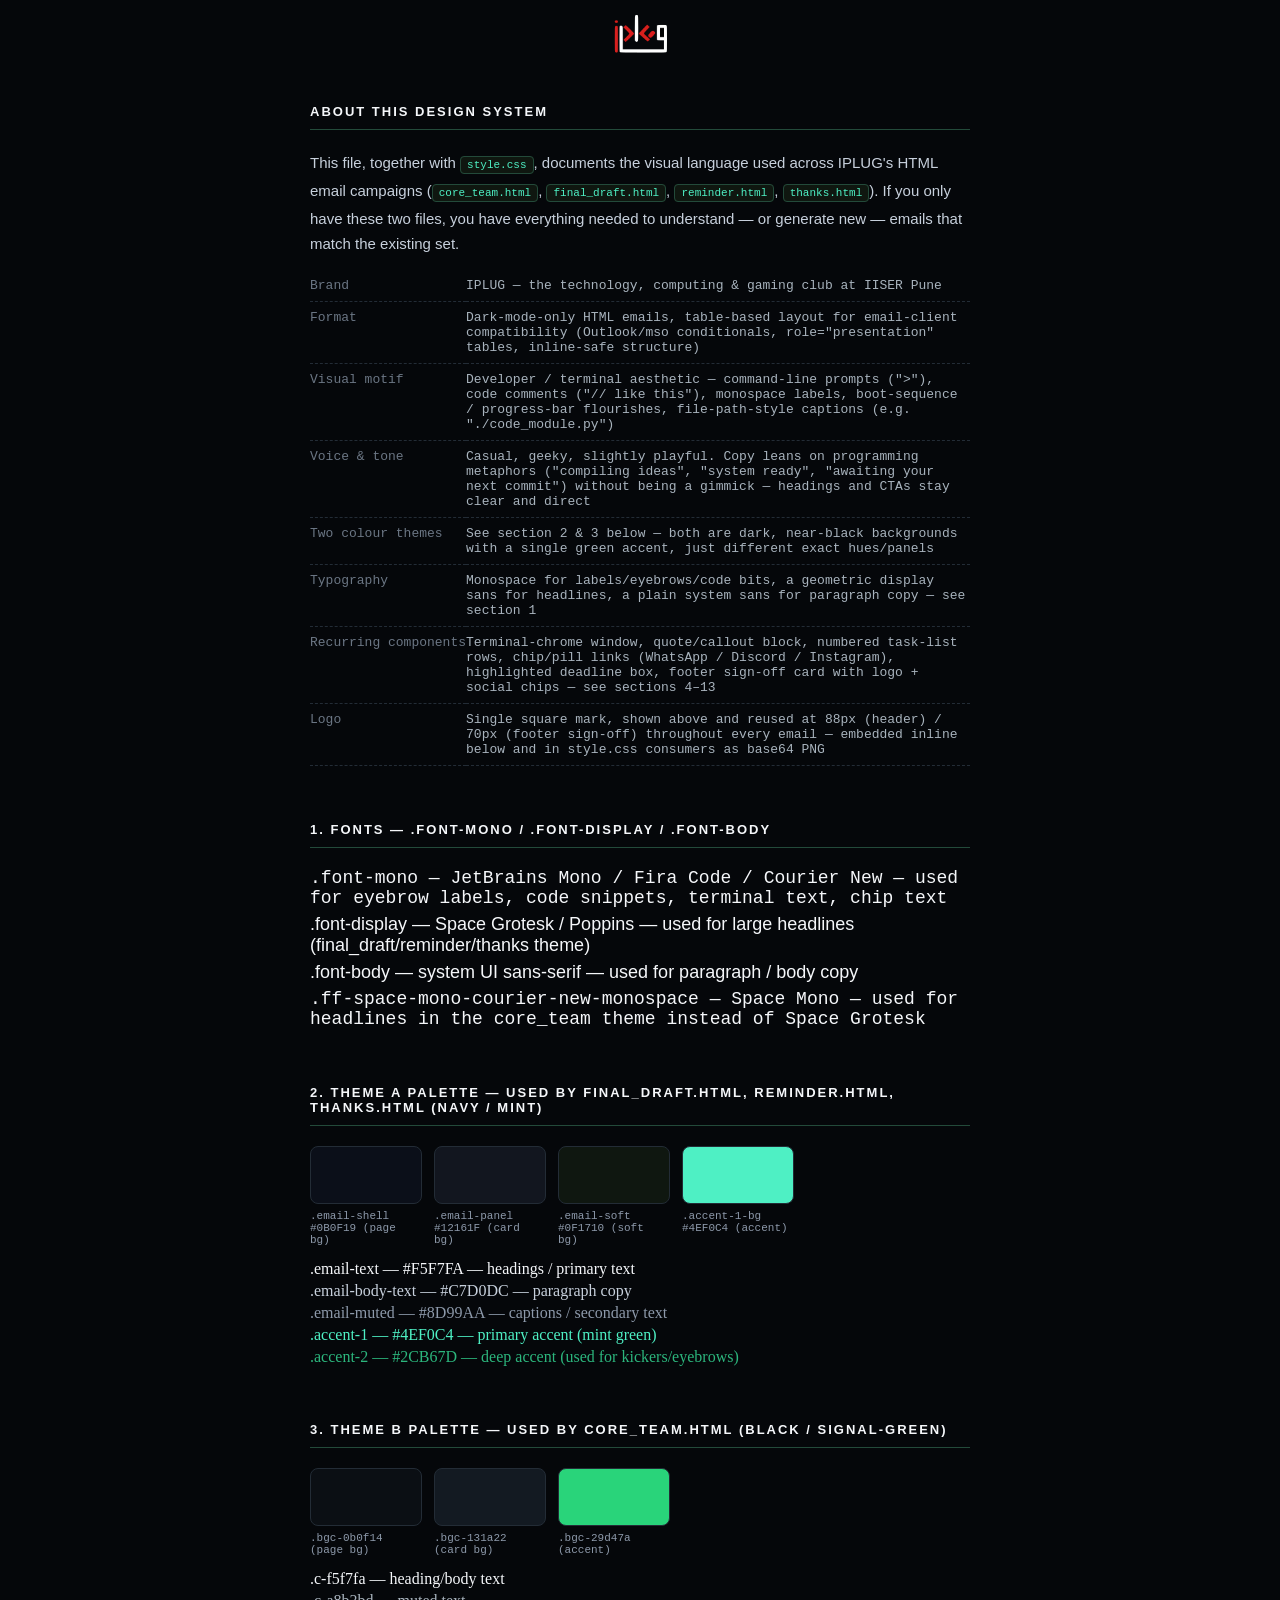
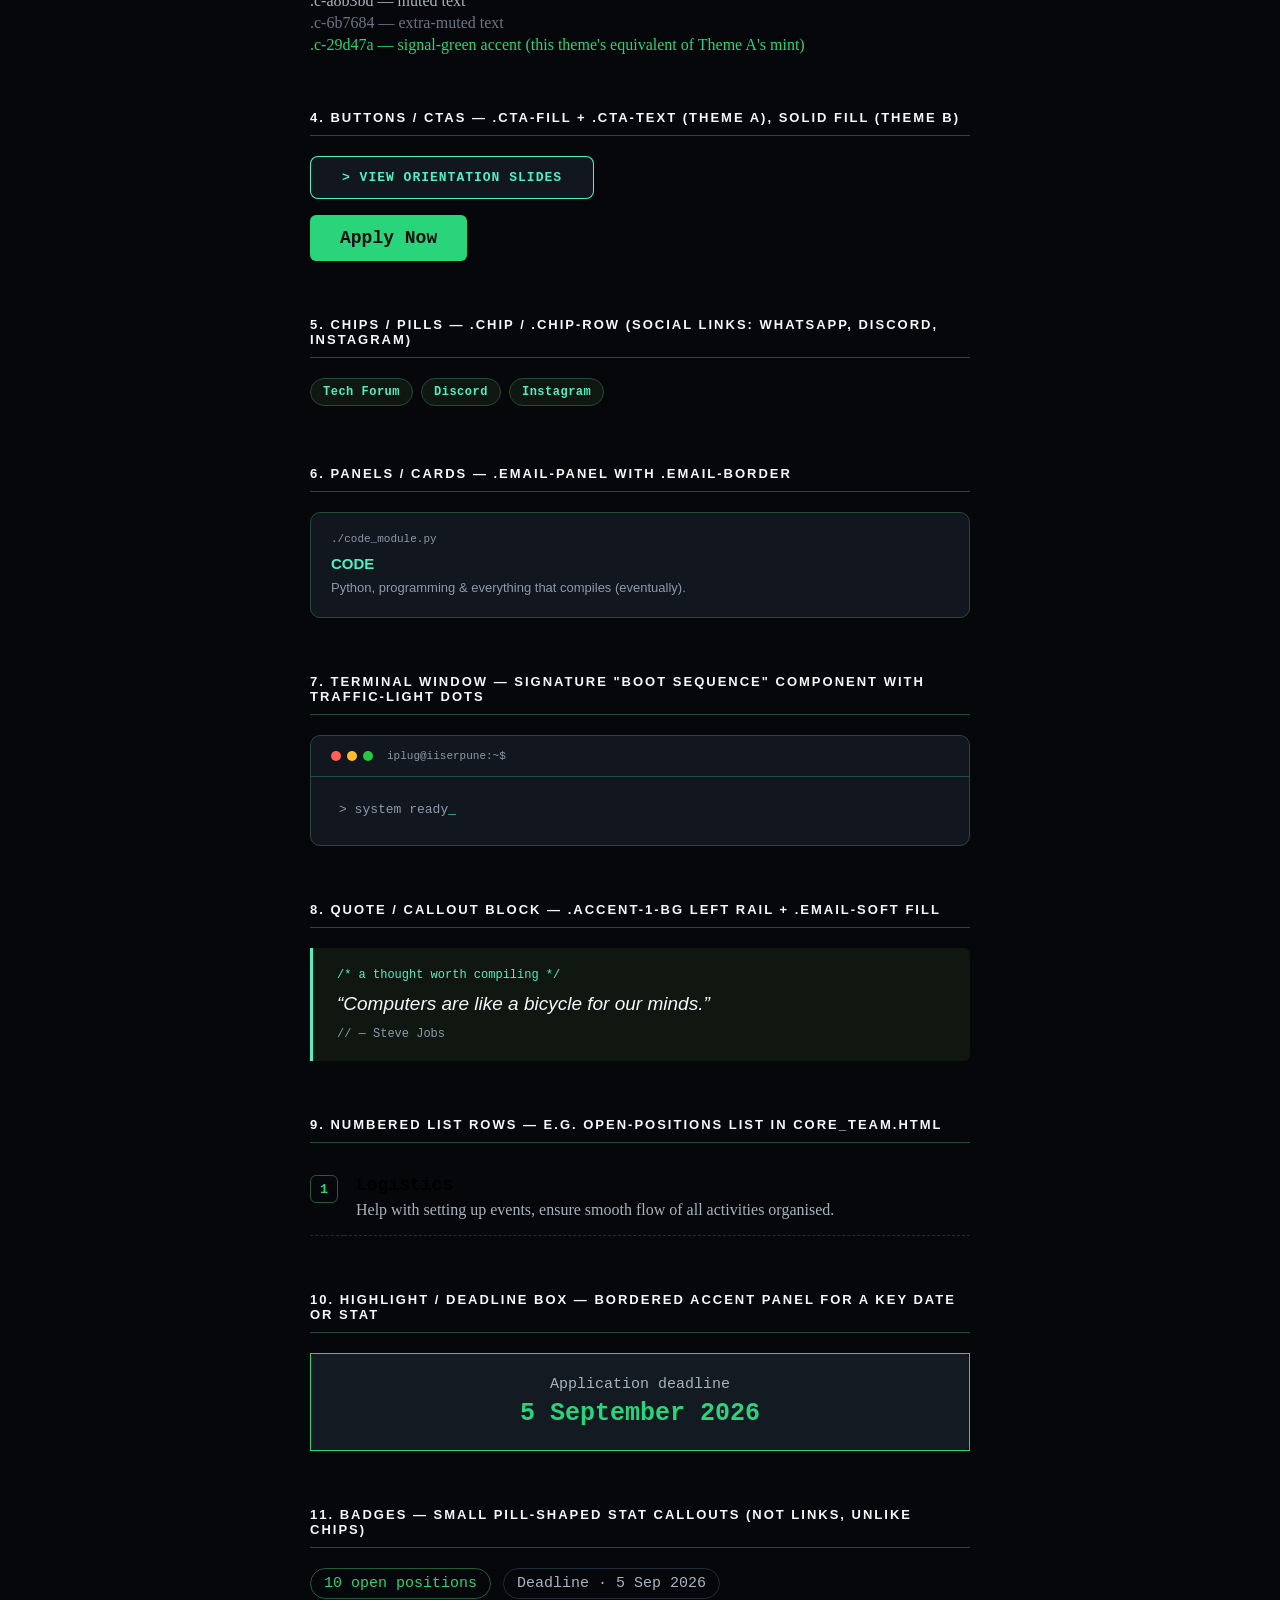
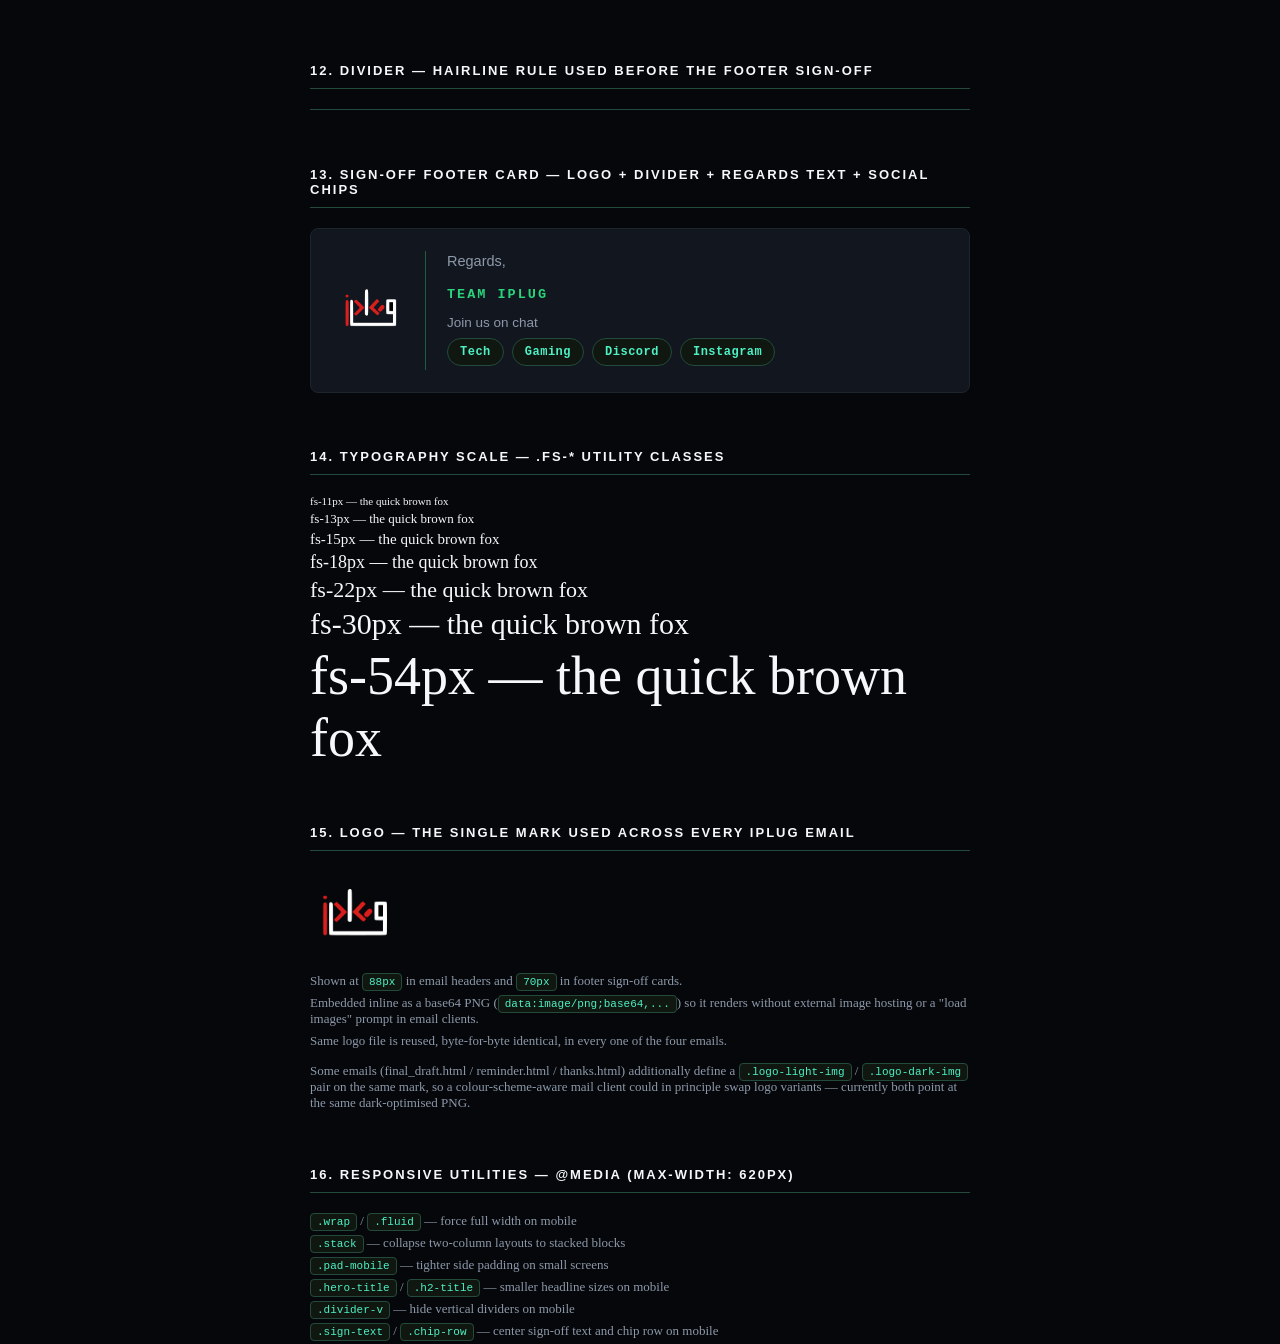
<file: 00_sample.html>
<!DOCTYPE html>
<html lang="en">
<head>
<meta charset="UTF-8">
<meta name="viewport" content="width=device-width, initial-scale=1.0">
<title>IPLUG — Email Design System (style.css reference)</title>
<link href="style.css" rel="stylesheet">
<style>
  /* page-only chrome for this style-guide (not part of style.css) */
  body.guide { background:#05070a; padding:40px 16px; }
  .guide-section { max-width:660px; margin:0 auto 56px; }
  .guide-section h3 { font-family:'Space Grotesk','Poppins','Segoe UI',Helvetica,Arial,sans-serif; color:#f5f7fa; font-size:13px; text-transform:uppercase; letter-spacing:2px; border-bottom:1px solid #234A3A; padding-bottom:10px; margin:0 0 20px; }
  .guide-row { display:flex; flex-wrap:wrap; gap:14px; align-items:flex-start; margin-bottom:14px; }
  .swatch { width:110px; }
  .swatch-box { width:100%; height:56px; border-radius:8px; border:1px solid #232c36; }
  .swatch-label { font-family:'JetBrains Mono',monospace; font-size:11px; color:#8D99AA; margin-top:6px; }
  code.tag { font-family:'JetBrains Mono',monospace; font-size:11px; color:#4EF0C4; background:#0F1710; border:1px solid #234A3A; border-radius:4px; padding:2px 6px; }
  .lede { font-family:-apple-system,BlinkMacSystemFont,'Segoe UI',Helvetica,Arial,sans-serif; color:#C7D0DC; font-size:15px; line-height:25px; }
  .meta-table td { padding:8px 0; border-bottom:1px dashed #232c36; font-family:'JetBrains Mono',monospace; font-size:13px; color:#a8b3bd; vertical-align:top; }
  .meta-table td:first-child { color:#6b7684; width:150px; white-space:nowrap; }
</style>
</head>
<body class="guide">

<!-- ============================================================
     0. WHAT THIS FILE IS — read this first
     ============================================================ -->
<div class="guide-section">
  <div style="text-align:center; margin-bottom:28px;">
    <img src="[data-uri]" width="72" height="72" alt="IPLUG logo" style="display:inline-block; border-radius:12px;">
  </div>
  <h3>About this design system</h3>
  <p class="lede" style="margin-bottom:14px;">
    This file, together with <code class="tag">style.css</code>, documents the visual language used across
    IPLUG's HTML email campaigns (<code class="tag">core_team.html</code>, <code class="tag">final_draft.html</code>,
    <code class="tag">reminder.html</code>, <code class="tag">thanks.html</code>). If you only have these two files,
    you have everything needed to understand — or generate new — emails that match the existing set.
  </p>
  <table class="meta-table" width="100%" cellpadding="0" cellspacing="0">
    <tr><td>Brand</td><td>IPLUG — the technology, computing &amp; gaming club at IISER Pune</td></tr>
    <tr><td>Format</td><td>Dark-mode-only HTML emails, table-based layout for email-client compatibility (Outlook/mso conditionals, role="presentation" tables, inline-safe structure)</td></tr>
    <tr><td>Visual motif</td><td>Developer / terminal aesthetic — command-line prompts ("&gt;"), code comments ("// like this"), monospace labels, boot-sequence / progress-bar flourishes, file-path-style captions (e.g. "./code_module.py")</td></tr>
    <tr><td>Voice &amp; tone</td><td>Casual, geeky, slightly playful. Copy leans on programming metaphors ("compiling ideas", "system ready", "awaiting your next commit") without being a gimmick — headings and CTAs stay clear and direct</td></tr>
    <tr><td>Two colour themes</td><td>See section 2 &amp; 3 below — both are dark, near-black backgrounds with a single green accent, just different exact hues/panels</td></tr>
    <tr><td>Typography</td><td>Monospace for labels/eyebrows/code bits, a geometric display sans for headlines, a plain system sans for paragraph copy — see section 1</td></tr>
    <tr><td>Recurring components</td><td>Terminal-chrome window, quote/callout block, numbered task-list rows, chip/pill links (WhatsApp / Discord / Instagram), highlighted deadline box, footer sign-off card with logo + social chips — see sections 4–13</td></tr>
    <tr><td>Logo</td><td>Single square mark, shown above and reused at 88px (header) / 70px (footer sign-off) throughout every email — embedded inline below and in style.css consumers as base64 PNG</td></tr>
  </table>
</div>

<!-- ============================================================
     1. TYPOGRAPHY
     ============================================================ -->
<div class="guide-section">
  <h3>1. Fonts — .font-mono / .font-display / .font-body</h3>
  <p class="font-mono c-f5f7fa fs-18px" style="margin-bottom:6px;">.font-mono — JetBrains Mono / Fira Code / Courier New — used for eyebrow labels, code snippets, terminal text, chip text</p>
  <p class="font-display c-f5f7fa fs-18px" style="margin-bottom:6px;">.font-display — Space Grotesk / Poppins — used for large headlines (final_draft/reminder/thanks theme)</p>
  <p class="font-body c-f5f7fa fs-18px">.font-body — system UI sans-serif — used for paragraph / body copy</p>
  <p class="ff-space-mono-courier-new-monospace c-f5f7fa fs-18px" style="margin-top:6px;">.ff-space-mono-courier-new-monospace — Space Mono — used for headlines in the core_team theme instead of Space Grotesk</p>
</div>

<!-- ============================================================
     2 & 3. COLOUR THEMES
     ============================================================ -->
<div class="guide-section">
  <h3>2. Theme A palette — used by final_draft.html, reminder.html, thanks.html (navy / mint)</h3>
  <div class="guide-row">
    <div class="swatch"><div class="swatch-box email-shell"></div><div class="swatch-label">.email-shell #0B0F19 (page bg)</div></div>
    <div class="swatch"><div class="swatch-box email-panel"></div><div class="swatch-label">.email-panel #12161F (card bg)</div></div>
    <div class="swatch"><div class="swatch-box email-soft"></div><div class="swatch-label">.email-soft #0F1710 (soft bg)</div></div>
    <div class="swatch"><div class="swatch-box accent-1-bg"></div><div class="swatch-label">.accent-1-bg #4EF0C4 (accent)</div></div>
  </div>
  <p class="email-text fs-16px" style="margin-bottom:4px;">.email-text — #F5F7FA — headings / primary text</p>
  <p class="email-body-text fs-16px" style="margin-bottom:4px;">.email-body-text — #C7D0DC — paragraph copy</p>
  <p class="email-muted fs-16px" style="margin-bottom:4px;">.email-muted — #8D99AA — captions / secondary text</p>
  <p class="accent-1 fs-16px" style="margin-bottom:4px;">.accent-1 — #4EF0C4 — primary accent (mint green)</p>
  <p class="accent-2 fs-16px">.accent-2 — #2CB67D — deep accent (used for kickers/eyebrows)</p>
</div>

<div class="guide-section">
  <h3>3. Theme B palette — used by core_team.html (black / signal-green)</h3>
  <div class="guide-row">
    <div class="swatch"><div class="swatch-box bgc-0b0f14" style="border-color:#232c36;"></div><div class="swatch-label">.bgc-0b0f14 (page bg)</div></div>
    <div class="swatch"><div class="swatch-box bgc-131a22"></div><div class="swatch-label">.bgc-131a22 (card bg)</div></div>
    <div class="swatch"><div class="swatch-box bgc-29d47a"></div><div class="swatch-label">.bgc-29d47a (accent)</div></div>
  </div>
  <p class="c-f5f7fa fs-16px" style="margin-bottom:4px;">.c-f5f7fa — heading/body text</p>
  <p class="c-a8b3bd fs-16px" style="margin-bottom:4px;">.c-a8b3bd — muted text</p>
  <p class="c-6b7684 fs-16px" style="margin-bottom:4px;">.c-6b7684 — extra-muted text</p>
  <p class="c-29d47a fs-16px">.c-29d47a — signal-green accent (this theme's equivalent of Theme A's mint)</p>
</div>

<!-- ============================================================
     4. BUTTONS / CTAS
     ============================================================ -->
<div class="guide-section">
  <h3>4. Buttons / CTAs — .cta-fill + .cta-text (Theme A), solid fill (Theme B)</h3>
  <table role="presentation" cellpadding="0" cellspacing="0" style="margin-bottom:16px;">
    <tr><td class="cta-fill br-8px ta-center">
      <a href="#" class="font-mono cta-text d-inline-block pad-14px-32px fs-13px fw-700 ls-1px">&gt; VIEW ORIENTATION SLIDES</a>
    </td></tr>
  </table>
  <table role="presentation" cellpadding="0" cellspacing="0">
    <tr><td class="bgc-29d47a br-6px ta-center">
      <a href="#" class="ff-space-mono-courier-new-monospace fw-700 fs-18px c-0b0f14 d-inline-block pad-13px-30px">Apply Now</a>
    </td></tr>
  </table>
</div>

<!-- ============================================================
     5. CHIPS / SOCIAL PILLS
     ============================================================ -->
<div class="guide-section">
  <h3>5. Chips / pills — .chip / .chip-row (social links: WhatsApp, Discord, Instagram)</h3>
  <table role="presentation" cellpadding="0" cellspacing="0" class="chip-row" style="display:inline-table;">
    <tr>
      <td style="padding-right:8px;"><a href="#" class="chip font-mono d-inline-block pad-6px-12px br-20px fs-12px fw-700 ls-0-5px">Tech Forum</a></td>
      <td style="padding-right:8px;"><a href="#" class="chip font-mono d-inline-block pad-6px-12px br-20px fs-12px fw-700 ls-0-5px">Discord</a></td>
      <td><a href="#" class="chip font-mono d-inline-block pad-6px-12px br-20px fs-12px fw-700 ls-0-5px">Instagram</a></td>
    </tr>
  </table>
</div>

<!-- ============================================================
     6. PANELS / CARDS
     ============================================================ -->
<div class="guide-section">
  <h3>6. Panels / cards — .email-panel with .email-border</h3>
  <table role="presentation" cellpadding="0" cellspacing="0" width="100%" class="email-panel bd-1px-solid-234a3a br-10px">
    <tr><td class="pad-20px">
      <p class="font-mono email-muted fs-11px mb-10px">./code_module.py</p>
      <p class="font-display accent-1 fs-15px fw-700" style="margin-bottom:6px;">CODE</p>
      <p class="font-body email-muted fs-13px lh-19px">Python, programming &amp; everything that compiles (eventually).</p>
    </td></tr>
  </table>
</div>

<!-- ============================================================
     7. TERMINAL WINDOW
     ============================================================ -->
<div class="guide-section">
  <h3>7. Terminal window — signature "boot sequence" component with traffic-light dots</h3>
  <table role="presentation" cellpadding="0" cellspacing="0" width="100%" class="email-panel bd-1px-solid-234a3a br-10px">
    <tr><td class="email-border pad-14px-20px bdb-1px-solid">
      <table role="presentation" cellpadding="0" cellspacing="0"><tr>
        <td class="pr-6px"><div class="traffic-red w-10px h-10px" style="border-radius:50%;">&nbsp;</div></td>
        <td class="pr-6px"><div class="traffic-yellow w-10px h-10px" style="border-radius:50%;">&nbsp;</div></td>
        <td class="pr-14px"><div class="traffic-green w-10px h-10px" style="border-radius:50%;">&nbsp;</div></td>
        <td class="font-mono email-muted fs-11px">iplug@iiserpune:~$</td>
      </tr></table>
    </td></tr>
    <tr><td class="terminal-pad pad-22px-28px-24px-28px">
      <p class="font-mono email-muted fs-13px lh-22px">&gt; system ready<span class="accent-1">_</span></p>
    </td></tr>
  </table>
</div>

<!-- ============================================================
     8. QUOTE BLOCK
     ============================================================ -->
<div class="guide-section">
  <h3>8. Quote / callout block — .accent-1-bg left rail + .email-soft fill</h3>
  <table role="presentation" cellpadding="0" cellspacing="0" width="100%" class="email-soft br-6px">
    <tr>
      <td class="accent-1-bg w-3px fs-0 lh-0">&nbsp;</td>
      <td class="pad-20px-24px">
        <p class="font-mono accent-1 fs-12px mb-8px">/* a thought worth compiling */</p>
        <p class="font-display email-text fst-italic fs-19px lh-27px" style="margin:0;">&ldquo;Computers are like a bicycle for our minds.&rdquo;</p>
        <p class="font-mono email-muted fs-12px mt-10px">// &mdash; Steve Jobs</p>
      </td>
    </tr>
  </table>
</div>

<!-- ============================================================
     9. NUMBERED LIST ROWS
     ============================================================ -->
<div class="guide-section">
  <h3>9. Numbered list rows — e.g. open-positions list in core_team.html</h3>
  <table role="presentation" width="100%" cellpadding="0" cellspacing="0" class="bdcol-collapse">
    <tr>
      <td class="pad-12px-0 bdb-1px-dashed-232c36 va-top w-34px">
        <span class="d-inline-flex ai-center jc-center w-26px h-26px bd-1px-solid-235c3d br-6px ff-space-mono-courier-new-monospace fw-700 fs-13-5px c-29d47a">1</span>
      </td>
      <td class="pad-12px-0-12px-12px bdb-1px-dashed-232c36">
        <div class="ff-space-mono-courier-new-monospace fs-18px fw-700 mb-3px">Logistics</div>
        <div class="fs-16px c-a8b3bd lh-1-55">Help with setting up events, ensure smooth flow of all activities organised.</div>
      </td>
    </tr>
  </table>
</div>

<!-- ============================================================
     10. DEADLINE / HIGHLIGHT BOX
     ============================================================ -->
<div class="guide-section">
  <h3>10. Highlight / deadline box — bordered accent panel for a key date or stat</h3>
  <table role="presentation" width="100%" cellpadding="0" cellspacing="0" class="bdcol-collapse bgc-131a22 bd-1-5px-solid-29d47a br-8px">
    <tr><td class="pad-22px-26px ta-center">
      <div class="ff-space-mono-courier-new-monospace fs-15px c-a8b3bd mb-6px">Application deadline</div>
      <div class="ff-space-mono-courier-new-monospace fs-25px fw-700 c-29d47a">5 September 2026</div>
    </td></tr>
  </table>
</div>

<!-- ============================================================
     11. BADGES
     ============================================================ -->
<div class="guide-section">
  <h3>11. Badges — small pill-shaped stat callouts (not links, unlike chips)</h3>
  <span class="d-inline-block ff-space-mono-courier-new-monospace fs-15px pad-6px-13px bd-1px-solid-235c3d br-999px c-29d47a mr-8px mb-8px">10 open positions</span>
  <span class="d-inline-block ff-space-mono-courier-new-monospace fs-15px pad-6px-13px bd-1px-solid-232c36 br-999px c-a8b3bd mb-8px">Deadline · 5 Sep 2026</span>
</div>

<!-- ============================================================
     12. DIVIDER
     ============================================================ -->
<div class="guide-section">
  <h3>12. Divider — hairline rule used before the footer sign-off</h3>
  <table role="presentation" cellpadding="0" cellspacing="0" border="0" width="100%">
    <tr><td class="email-border bdt-1px-solid fs-1px lh-1px">&nbsp;</td></tr>
  </table>
</div>

<!-- ============================================================
     13. SIGN-OFF / FOOTER CARD (with embedded logo)
     ============================================================ -->
<div class="guide-section">
  <h3>13. Sign-off footer card — logo + divider + regards text + social chips</h3>
  <table role="presentation" cellpadding="0" cellspacing="0" border="0" width="100%" class="email-panel bd-1px-solid-1c242d br-8px">
    <tr><td class="pad-22px-24px">
      <table role="presentation" cellpadding="0" cellspacing="0" border="0" width="100%"><tr>
        <td width="72" valign="middle" class="pr-18px">
          <img src="[data-uri]" width="70" height="70" alt="IPLUG" style="display:block; border:0; border-radius:6px;">
        </td>
        <td width="1" valign="middle" class="bdl-1px-solid-235c3d fs-0 lh-0">&nbsp;</td>
        <td valign="middle" class="pl-20px">
          <p class="font-body email-muted fs-14-5px lh-20px" style="margin:0 0 4px 0;">Regards,</p>
          <p class="ff-space-mono-courier-new-monospace fs-13-5px lh-20px ls-2px fw-700 c-29d47a" style="margin:14px 0 0 0;">TEAM IPLUG</p>
          <p class="font-body email-muted fs-13-5px" style="margin:10px 0 8px 0;">Join us on chat</p>
          <table role="presentation" cellpadding="0" cellspacing="0" border="0" class="chip-row" style="display:inline-table;">
            <tr>
              <td style="padding-right:8px;"><a href="#" class="chip font-mono d-inline-block pad-6px-12px br-20px fs-12px fw-700 ls-0-5px">Tech</a></td>
              <td style="padding-right:8px;"><a href="#" class="chip font-mono d-inline-block pad-6px-12px br-20px fs-12px fw-700 ls-0-5px">Gaming</a></td>
              <td style="padding-right:8px;"><a href="#" class="chip font-mono d-inline-block pad-6px-12px br-20px fs-12px fw-700 ls-0-5px">Discord</a></td>
              <td><a href="#" class="chip font-mono d-inline-block pad-6px-12px br-20px fs-12px fw-700 ls-0-5px">Instagram</a></td>
            </tr>
          </table>
        </td>
      </tr></table>
    </td></tr>
  </table>
</div>

<!-- ============================================================
     14. TYPE SCALE
     ============================================================ -->
<div class="guide-section">
  <h3>14. Typography scale — .fs-* utility classes</h3>
  <p class="c-f5f7fa fs-11px" style="margin-bottom:4px;">fs-11px — the quick brown fox</p>
  <p class="c-f5f7fa fs-13px" style="margin-bottom:4px;">fs-13px — the quick brown fox</p>
  <p class="c-f5f7fa fs-15px" style="margin-bottom:4px;">fs-15px — the quick brown fox</p>
  <p class="c-f5f7fa fs-18px" style="margin-bottom:4px;">fs-18px — the quick brown fox</p>
  <p class="c-f5f7fa fs-22px" style="margin-bottom:4px;">fs-22px — the quick brown fox</p>
  <p class="c-f5f7fa fs-30px" style="margin-bottom:4px;">fs-30px — the quick brown fox</p>
  <p class="c-f5f7fa fs-54px">fs-54px — the quick brown fox</p>
</div>

<!-- ============================================================
     15. LOGO
     ============================================================ -->
<div class="guide-section">
  <h3>15. Logo — the single mark used across every IPLUG email</h3>
  <div class="guide-row" style="align-items:center;">
    <img src="[data-uri]" width="88" height="88" alt="IPLUG" style="border-radius:14px;">
    <div>
      <p class="email-muted fs-13px" style="margin-bottom:6px;">Shown at <code class="tag">88px</code> in email headers and <code class="tag">70px</code> in footer sign-off cards.</p>
      <p class="email-muted fs-13px" style="margin-bottom:6px;">Embedded inline as a base64 PNG (<code class="tag">data:image/png;base64,...</code>) so it renders without external image hosting or a "load images" prompt in email clients.</p>
      <p class="email-muted fs-13px">Same logo file is reused, byte-for-byte identical, in every one of the four emails.</p>
    </div>
  </div>
  <p class="email-muted fs-13px" style="margin-top:14px;">Some emails (final_draft.html / reminder.html / thanks.html) additionally define a <code class="tag">.logo-light-img</code> / <code class="tag">.logo-dark-img</code> pair on the same mark, so a colour-scheme-aware mail client could in principle swap logo variants — currently both point at the same dark-optimised PNG.</p>
</div>

<!-- ============================================================
     16. RESPONSIVE UTILITIES
     ============================================================ -->
<div class="guide-section">
  <h3>16. Responsive utilities — @media (max-width: 620px)</h3>
  <p class="email-muted fs-13px" style="margin-bottom:6px;"><code class="tag">.wrap</code> / <code class="tag">.fluid</code> — force full width on mobile</p>
  <p class="email-muted fs-13px" style="margin-bottom:6px;"><code class="tag">.stack</code> — collapse two-column layouts to stacked blocks</p>
  <p class="email-muted fs-13px" style="margin-bottom:6px;"><code class="tag">.pad-mobile</code> — tighter side padding on small screens</p>
  <p class="email-muted fs-13px" style="margin-bottom:6px;"><code class="tag">.hero-title</code> / <code class="tag">.h2-title</code> — smaller headline sizes on mobile</p>
  <p class="email-muted fs-13px" style="margin-bottom:6px;"><code class="tag">.divider-v</code> — hide vertical dividers on mobile</p>
  <p class="email-muted fs-13px"><code class="tag">.sign-text</code> / <code class="tag">.chip-row</code> — center sign-off text and chip row on mobile</p>
</div>

</body>
</html>
</file>
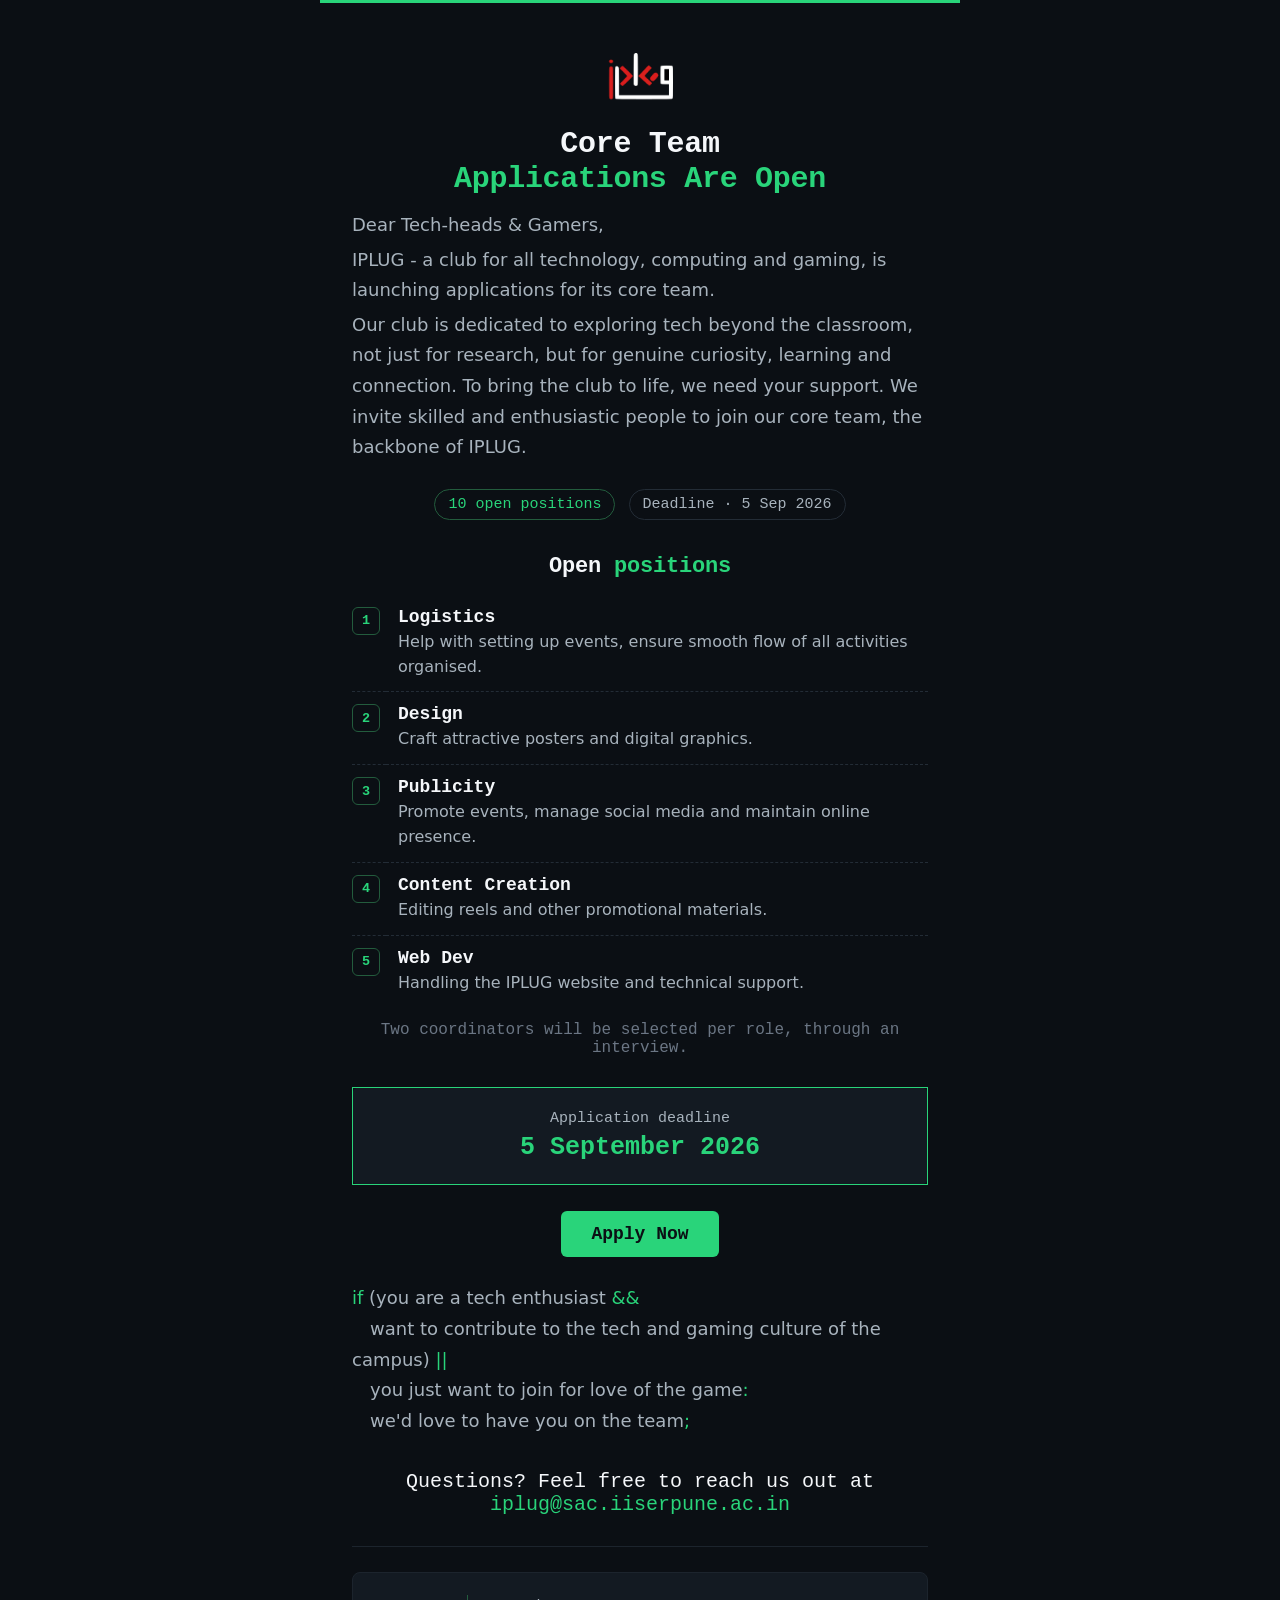
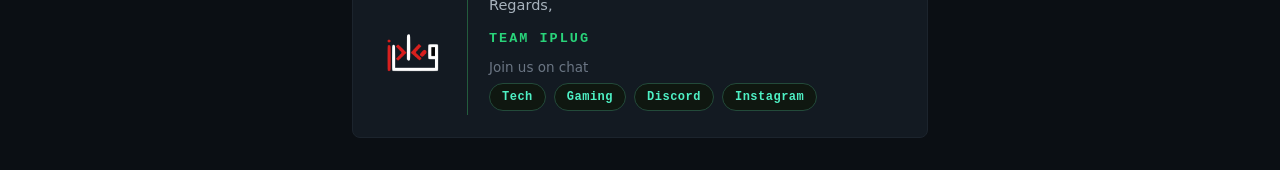
<file: core_team.html>
<!DOCTYPE html>

<html lang="en">
<head>
<meta charset="utf-8"/>
<meta content="width=device-width, initial-scale=1.0" name="viewport"/>
<meta content="telephone=no, date=no, address=no, email=no, url=no" name="format-detection"/>
<meta name="x-apple-disable-message-reformatting"/>
<title>IPLUG — Core Team Recruitment 2026</title>

<link href="style.css" rel="stylesheet"/></head>
<body class="mar-0 pad-0 bgc-0b0f14 ff-inter-system-ui-sans-serif webkittextsizeadjust-100 mstextsizeadjust-100 textsizeadjust-100">
<!-- outer wrapper as a table for reliable width control on mobile Gmail (div max-width is unreliable there) -->
<table border="0" cellpadding="0" cellspacing="0" class="bgc-0b0f14" role="presentation" width="100%">
<tr><td align="center">
<div class="mw-640px mar-0-auto bgc-0b0f14 c-f5f7fa webkittextsizeadjust-100 mstextsizeadjust-100 textsizeadjust-100">
<!-- top accent bar -->
<div class="h-3px bgc-29d47a w-100"></div>
<!-- header / brand -->
<div class="pad-32px-32px-0 ta-center">
<img alt="IPLUG" class="w-88px h-88px d-inline-block bd-0" height="88" src="[data-uri]" width="88"/>
</div>
<!-- hero -->
<div class="pad-0px-32px-8px">
<h1 class="ff-space-mono-courier-new-monospace fw-700 fs-30px lh-1-15 mar-0-0-14px ls-0-01em">
      Core Team<br/><span class="c-29d47a">Applications Are Open</span>
</h1>
<p class="fs-18px lh-1-7 c-a8b3bd mar-0-0-4px ta-left">Dear Tech-heads &amp; Gamers,</p>
<p class="fs-18px lh-1-7 c-a8b3bd mar-0-0-4px ta-left">
      IPLUG - a club for all technology, computing and gaming, is launching applications for its core team.
    </p>
<p class="fs-18px lh-1-7 c-a8b3bd mar-0 ta-left">
      Our club is dedicated to exploring tech beyond the classroom, not just for research, but for genuine curiosity, learning and connection. To bring the club to life, we need your support. We invite skilled and enthusiastic people to join our core team, the backbone of IPLUG.
    </p>
</div>
<!-- badges -->
<div class="pad-18px-32px-0 d-block">
<span class="d-inline-block ff-space-mono-courier-new-monospace fs-15px pad-6px-13px bd-1px-solid-235c3d br-999px c-29d47a mr-8px mb-8px">10 open positions</span>
<span class="d-inline-block ff-space-mono-courier-new-monospace fs-15px pad-6px-13px bd-1px-solid-232c36 br-999px c-a8b3bd mb-8px">Deadline · 5 Sep 2026</span>
</div>
<!-- open positions -->
<div class="pad-26px-32px-0">
<h2 class="ff-space-mono-courier-new-monospace fw-700 fs-22px mar-0-0-16px ls-0-01em">
      Open <span class="c-29d47a">positions</span>
</h2>
<table cellpadding="0" cellspacing="0" class="bdcol-collapse mb-10px" role="presentation" width="100%">
<tr>
<td class="pad-12px-0 bdb-1px-dashed-232c36 va-top w-34px">
<span class="d-inline-flex ai-center jc-center w-26px h-26px bd-1px-solid-235c3d br-6px ff-space-mono-courier-new-monospace fw-700 fs-13-5px c-29d47a">1</span>
</td>
<td class="pad-12px-0-12px-12px bdb-1px-dashed-232c36">
<div class="ff-space-mono-courier-new-monospace fs-18px fw-700 mb-3px">Logistics</div>
<div class="fs-16px c-a8b3bd lh-1-55">Help with setting up events, ensure smooth flow of all activities organised.</div>
</td>
</tr>
<tr>
<td class="pad-12px-0 bdb-1px-dashed-232c36 va-top">
<span class="d-inline-flex ai-center jc-center w-26px h-26px bd-1px-solid-235c3d br-6px ff-space-mono-courier-new-monospace fw-700 fs-13-5px c-29d47a">2</span>
</td>
<td class="pad-12px-0-12px-12px bdb-1px-dashed-232c36">
<div class="ff-space-mono-courier-new-monospace fs-18px fw-700 mb-3px">Design</div>
<div class="fs-16px c-a8b3bd lh-1-55">Craft attractive posters and digital graphics.</div>
</td>
</tr>
<tr>
<td class="pad-12px-0 bdb-1px-dashed-232c36 va-top">
<span class="d-inline-flex ai-center jc-center w-26px h-26px bd-1px-solid-235c3d br-6px ff-space-mono-courier-new-monospace fw-700 fs-13-5px c-29d47a">3</span>
</td>
<td class="pad-12px-0-12px-12px bdb-1px-dashed-232c36">
<div class="ff-space-mono-courier-new-monospace fs-18px fw-700 mb-3px">Publicity</div>
<div class="fs-16px c-a8b3bd lh-1-55">Promote events, manage social media and maintain online presence.</div>
</td>
</tr>
<tr>
<td class="pad-12px-0 bdb-1px-dashed-232c36 va-top">
<span class="d-inline-flex ai-center jc-center w-26px h-26px bd-1px-solid-235c3d br-6px ff-space-mono-courier-new-monospace fw-700 fs-13-5px c-29d47a">4</span>
</td>
<td class="pad-12px-0-12px-12px bdb-1px-dashed-232c36">
<div class="ff-space-mono-courier-new-monospace fs-18px fw-700 mb-3px">Content Creation</div>
<div class="fs-16px c-a8b3bd lh-1-55">Editing reels and other promotional materials.</div>
</td>
</tr>
<tr>
<td class="pad-12px-0 va-top">
<span class="d-inline-flex ai-center jc-center w-26px h-26px bd-1px-solid-235c3d br-6px ff-space-mono-courier-new-monospace fw-700 fs-13-5px c-29d47a">5</span>
</td>
<td class="pad-12px-0-12px-12px">
<div class="ff-space-mono-courier-new-monospace fs-18px fw-700 mb-3px">Web Dev</div>
<div class="fs-16px c-a8b3bd lh-1-55">Handling the IPLUG website and technical support.</div>
</td>
</tr>
</table>
<p class="fs-16px c-6b7684 ff-space-mono-courier-new-monospace mar-14px-0-0">Two coordinators will be selected per role, through an interview.</p>
</div>
<!-- deadline box -->
<div class="pad-30px-32px-0">
<table cellpadding="0" cellspacing="0" class="bdcol-collapse bgc-131a22 bd-1-5px-solid-29d47a br-8px" role="presentation" width="100%">
<tr>
<td class="pad-22px-26px ta-center">
<div class="ff-space-mono-courier-new-monospace fs-15px c-a8b3bd mb-6px">Application deadline</div>
<div class="ff-space-mono-courier-new-monospace fs-25px fw-700 c-29d47a">5 September 2026</div>
</td>
</tr>
</table>
</div>
<!-- CTA -->
<div class="pad-26px-32px-4px ta-center">
<a class="d-inline-block ff-space-mono-courier-new-monospace fw-700 fs-18px c-0b0f14 bgc-29d47a pad-13px-30px br-6px tdc-none" href="https://docs.google.com/forms/d/e/1FAIpQLSfCDxki1iBs5ImfAj_0ghdEJIJyX20Hc4NWsnEm5v1yFqoOng/viewform?usp=publish-editor" rel="noopener" target="_blank">
      Apply Now
    </a>
</div>
<!-- closing note -->
<div class="pad-22px-32px-0">
<p class="fs-18px lh-1-7 c-a8b3bd mar-0 ta-left">
<span class="c-29d47a">if</span> (you are a tech enthusiast <span class="c-29d47a">&amp;&amp;</span><br/>
       want to contribute to the tech and gaming culture of the campus) <span class="c-29d47a">||</span><br/>
       you just want to join for love of the game<span class="c-29d47a">:<br/>
       </span>we'd love to have you on the team<span class="c-29d47a">;</span>
</p>
</div>
<!-- Questions line -->
<div class="pad-34px-32px-0 ta-center">
<p class="ff-space-mono-courier-new-monospace fs-20px c-f5f7fa mar-0">
      Questions? Feel free to reach us out at <a class="c-29d47a tdc-none" href="mailto:iplug@sac.iiserpune.ac.in">iplug@sac.iiserpune.ac.in</a>
</p>
</div>
<!-- SIGN-OFF -->
<div class="pad-30px-32px-0">
<table border="0" cellpadding="0" cellspacing="0" role="presentation" width="100%">
<tr><td class="bdt-1px-solid-1c242d fs-1px lh-1px"> </td></tr>
</table>
<div class="mt-24px">
<table border="0" cellpadding="0" cellspacing="0" class="bgc-131a22 bd-1px-solid-1c242d br-8px" role="presentation" width="100%">
<tr>
<td class="pad-22px-24px">
<table border="0" cellpadding="0" cellspacing="0" role="presentation" width="100%">
<tr>
<!-- logo (left) -->
<td class="pr-18px" valign="middle" width="72">
<img alt="IPLUG" class="w-70px h-70px d-block bd-0" height="70" src="[data-uri]" width="70"/>
</td>
<!-- divider -->
<td class="bdl-1px-solid-235c3d fs-0 lh-0" valign="middle" width="1"> </td>
<!-- sign-off text (right) -->
<td class="pl-20px" valign="middle">
<p class="ff-inter-system-ui-sans-serif-2 fs-14-5px lh-20px c-a8b3bd mar-0-0-4px-0">Regards,</p>
<p class="ff-space-mono-courier-new-monospace fs-13-5px lh-20px ls-2px fw-700 c-29d47a mar-14px-0-0-0">TEAM IPLUG</p>
<p class="ff-inter-system-ui-sans-serif-2 fs-13-5px c-6b7684 mar-10px-0-8px-0">Join us on chat</p>
<!-- chip row -->
<table border="0" cellpadding="0" cellspacing="0" class="chip-row d-inline-table" role="presentation">
<tr>
<td class="pr-8px">
<a class="chip font-mono d-inline-block pad-6px-12px br-20px fs-12px fw-700 ls-0-5px" href="https://chat.whatsapp.com/I2ImK543pDI7ykujOS9GnT?s=sw&amp;p=a&amp;ilr=0">Tech</a>
</td>
<td class="pr-8px">
<a class="chip font-mono d-inline-block pad-6px-12px br-20px fs-12px fw-700 ls-0-5px" href="https://chat.whatsapp.com/LGgLjkltHbm4NRtzE9T1CD?s=qt&amp;p=a&amp;ilr=1=">Gaming</a>
</td>
<td class="pr-8px">
<a class="chip font-mono d-inline-block pad-6px-12px br-20px fs-12px fw-700 ls-0-5px" href="https://discord.gg/fD8JpNczs">Discord</a>
</td>
<td>
<a class="chip font-mono d-inline-block pad-6px-12px br-20px fs-12px fw-700 ls-0-5px" href="https://www.instagram.com/iplug_iiserpune?utm_source=ig_web_button_share_sheet&amp;igsi=ZDNlZDc0MzIxNw==">Instagram</a>
</td>
</tr>
</table>
</td></tr>
</table>
</td>
</tr>
</table>
</div>
</div>
<div class="pb-32px"></div>
</div>
</td></tr>
</table>
</body>
</html>
</file>
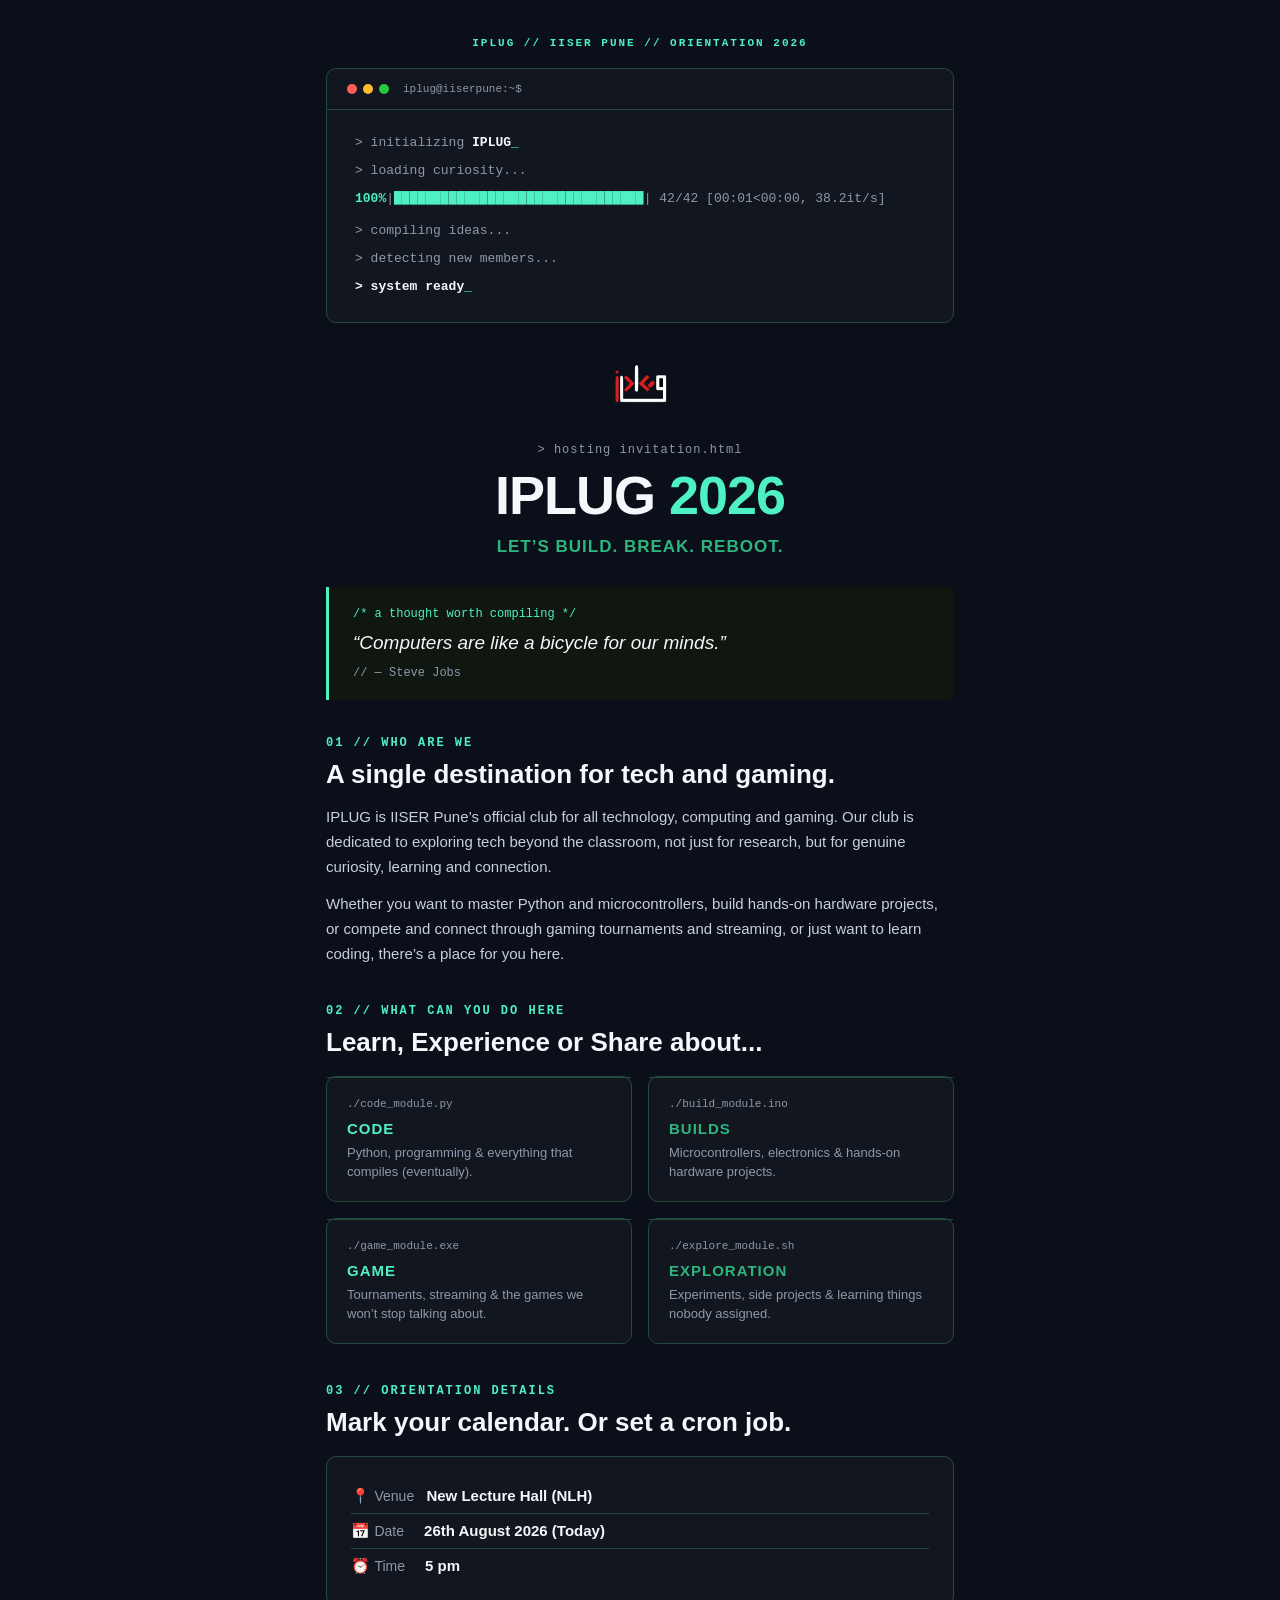
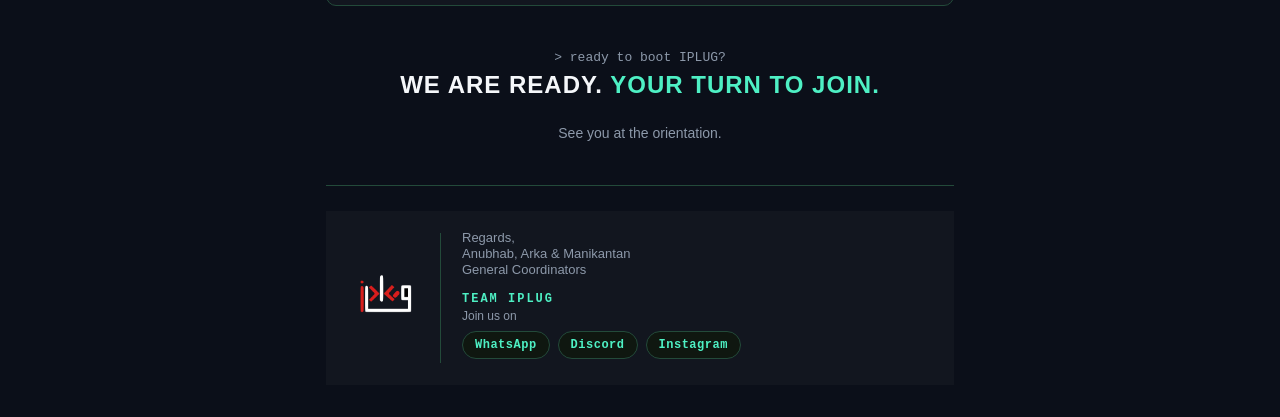
<file: final_draft.html>
<!DOCTYPE html>

<html lang="en" xmlns="http://www.w3.org/1999/xhtml" xmlns:o="urn:schemas-microsoft-com:office:office" xmlns:v="urn:schemas-microsoft-com:vml">
<head>
<meta charset="utf-8"/>
<meta content="width=device-width, initial-scale=1.0" name="viewport"/>
<meta content="IE=edge" http-equiv="X-UA-Compatible"/>
<meta content="dark" name="color-scheme"/>
<meta content="dark" name="supported-color-schemes"/>
<title>IPLUG Orientation 2026</title>

<link href="style.css" rel="stylesheet"/></head>
<body class="bg-body font-body email-shell mar-0 pad-0 w-100">
<!-- Preheader (hidden preview text) -->
<div class="d-none mh-0 ov-hidden msoh-all fs-1px lh-1px op-0">
&gt; Initializing IPLUG... loading curiosity... system ready. Let's build, break &amp; reboot together. Orientation details inside.
 ‌ ‌ ‌ ‌ ‌ ‌ ‌ ‌ ‌ ‌ ‌ ‌ ‌ ‌
</div>
<center class="bg-body email-shell w-100">
<table border="0" cellpadding="0" cellspacing="0" class="wrap email-shell mw-660px mar-0-auto" role="presentation" width="100%">
<!-- ============ TOP SPACER ============ -->
<tr>
<td class="pad-mobile email-shell pad-32px-0-0-0 ta-center">
<span class="font-mono accent-1 fs-11px ls-2px fw-700">IPLUG // IISER PUNE // ORIENTATION 2026</span>
</td>
</tr>
<!-- ============ 1. TERMINAL BOOT SEQUENCE ============ -->
<tr>
<td class="pad-mobile email-shell pad-18px-16px-0-16px">
<table border="0" cellpadding="0" cellspacing="0" class="email-panel bd-1px-solid-234a3a br-10px" role="presentation" width="100%">
<!-- terminal chrome -->
<tr>
<td class="email-border pad-14px-20px bdb-1px-solid">
<table border="0" cellpadding="0" cellspacing="0" role="presentation">
<tr>
<td class="pr-6px"><div class="traffic-red w-10px h-10px br-50 bg-ff5f57 fs-0 lh-0"> </div></td>
<td class="pr-6px"><div class="traffic-yellow w-10px h-10px br-50 bg-febc2e fs-0 lh-0"> </div></td>
<td class="pr-14px"><div class="traffic-green w-10px h-10px br-50 bg-28c840 fs-0 lh-0"> </div></td>
<td class="font-mono email-muted fs-11px">iplug@iiserpune:~$</td>
</tr>
</table>
</td>
</tr>
<!-- boot lines -->
<tr>
<td class="terminal-pad pad-22px-28px-24px-28px">
<p class="font-mono email-muted fs-13px lh-22px">&gt; initializing <span class="email-text fw-700">IPLUG</span><span class="accent-1">_</span></p>
<p class="font-mono email-muted fs-13px lh-22px mt-6px">&gt; loading curiosity...</p>
<!-- progress bar (tqdm style) -->
<p class="font-mono fs-13px lh-22px mar-6px-0-10px-0 ws-nowrap">
<span class="accent-1 fw-700">100%</span><span class="email-muted">|</span><span class="accent-1">████████████████████████████████</span><span class="email-muted">| 42/42 [00:01&lt;00:00, 38.2it/s]</span>
</p>
<p class="font-mono email-muted fs-13px lh-22px">&gt; compiling ideas...</p>
<p class="font-mono email-muted fs-13px lh-22px mt-6px">&gt; detecting new members...</p>
<p class="font-mono email-text fs-13px lh-22px mt-6px fw-700">&gt; system ready<span class="accent-1">_</span></p>
</td>
</tr>
</table>
</td>
</tr>
<!-- ============ LOGO ============ -->
<tr>
<td class="pad-mobile email-shell pad-28px-16px-0-16px ta-center">
<!-- REPLACE the src/srcset below with your real hosted URLs -->
<img alt="IPLUG" class="logo-light-img w-70px h-70px d-inline-block bd-0" height="70" src="[data-uri]" srcset="[data-uri] 1x, [data-uri] 2x" width="70"/>
<img alt="IPLUG" class="logo-dark-img w-70px h-70px d-none bd-0" height="70" src="[data-uri]" srcset="[data-uri] 1x, [data-uri] 2x" width="70"/>
</td>
</tr>
<!-- ============ 2. HERO: IPLUG 2026 ============ -->
<tr>
<td class="pad-mobile email-shell pad-18px-16px-0-16px ta-center">
<p class="font-mono email-muted fs-12px ls-1px mb-10px">&gt; hosting invitation.html</p>
<h1 class="font-display hero-title email-text fs-54px lh-56px fw-700 mar-0 ls-1px-2">
        IPLUG <span class="accent-1">2026</span>
</h1>
<p class="font-display accent-2 fs-17px ls-1px fw-700 mt-14px tt-uppercase">
        Let’s Build. Break. Reboot.
      </p>
</td>
</tr>
<!-- ============ QUOTE ============ -->
<tr>
<td class="pad-mobile email-shell pad-30px-16px-0-16px">
<table border="0" cellpadding="0" cellspacing="0" class="email-soft br-6px" role="presentation" width="100%">
<tr>
<td class="accent-1-bg w-3px fs-0 lh-0"> </td>
<td class="pad-20px-24px">
<p class="font-mono accent-1 fs-12px mb-8px">/* a thought worth compiling */</p>
<p class="font-display email-text fs-19px lh-27px fst-italic mar-0">
              “Computers are like a bicycle for our minds.”
            </p>
<p class="font-mono email-muted fs-12px mt-10px">// — Steve Jobs</p>
</td>
</tr>
</table>
</td>
</tr>
<!-- ============ 3. WHO ARE WE ============ -->
<tr>
<td class="pad-mobile email-shell pad-36px-16px-0-16px">
<p class="font-mono accent-1 fs-12px ls-2px mb-8px fw-700">01 // WHO ARE WE</p>
<h2 class="font-display h2-title email-text fs-26px lh-32px fw-700 mar-0-0-14px-0">
        A single destination for tech and gaming.
      </h2>
<p class="font-body email-body-text fs-15px lh-25px mar-0">
        IPLUG is IISER Pune’s official club for all technology, computing and gaming. Our club is dedicated to exploring tech beyond the classroom, not just for research, but for genuine curiosity, learning and connection.
      </p>
<p class="font-body email-body-text fs-15px lh-25px mt-12px">
        Whether you want to master Python and microcontrollers, build hands-on hardware projects, or compete and connect through gaming tournaments and streaming, or just want to learn coding, there’s a place for you here.
      </p>
</td>
</tr>
<!-- ============ 4. WHAT CAN YOU DO HERE ============ -->
<tr>
<td class="pad-mobile email-shell pad-38px-16px-0-16px">
<p class="font-mono accent-1 fs-12px ls-2px mb-8px fw-700">02 // WHAT CAN YOU DO HERE</p>
<h2 class="font-display h2-title email-text fs-26px lh-32px fw-700 mar-0-0-18px-0">
        Learn, Experience or Share about...
      </h2>
<table border="0" cellpadding="0" cellspacing="0" role="presentation" width="100%">
<tr>
<!-- CODE -->
<td class="stack va-top pad-0-8px-16px-0" width="50%">
<table border="0" cellpadding="0" cellspacing="0" class="email-panel bd-1px-solid-234a3a br-10px" role="presentation" width="100%">
<tr><td class="email-border pad-20px bdt-1px-solid">
<p class="font-mono email-muted fs-11px mb-10px">./code_module.py</p>
<p class="font-display accent-1 fs-15px fw-700 ls-1px mb-6px">CODE</p>
<p class="font-body email-muted fs-13px lh-19px mar-0">Python, programming &amp; everything that compiles (eventually).</p>
</td></tr>
</table>
</td>
<!-- BUILD -->
<td class="stack va-top pad-0-0-16px-8px" width="50%">
<table border="0" cellpadding="0" cellspacing="0" class="email-panel bd-1px-solid-234a3a br-10px" role="presentation" width="100%">
<tr><td class="email-border pad-20px bdt-1px-solid">
<p class="font-mono email-muted fs-11px mb-10px">./build_module.ino</p>
<p class="font-display accent-2 fs-15px fw-700 ls-1px mb-6px">BUILDS</p>
<p class="font-body email-muted fs-13px lh-19px mar-0">Microcontrollers, electronics &amp; hands-on hardware projects.</p>
</td></tr>
</table>
</td>
</tr>
<tr>
<!-- GAME -->
<td class="stack va-top pad-0-8px-0-0" width="50%">
<table border="0" cellpadding="0" cellspacing="0" class="email-panel bd-1px-solid-234a3a br-10px" role="presentation" width="100%">
<tr><td class="email-border pad-20px bdt-1px-solid">
<p class="font-mono email-muted fs-11px mb-10px">./game_module.exe</p>
<p class="font-display accent-1 fs-15px fw-700 ls-1px mb-6px">GAME</p>
<p class="font-body email-muted fs-13px lh-19px mar-0">Tournaments, streaming &amp; the games we won’t stop talking about.</p>
</td></tr>
</table>
</td>
<!-- EXPLORE -->
<td class="stack va-top pad-0-0-0-8px" width="50%">
<table border="0" cellpadding="0" cellspacing="0" class="email-panel bd-1px-solid-234a3a br-10px" role="presentation" width="100%">
<tr><td class="email-border pad-20px bdt-1px-solid">
<p class="font-mono email-muted fs-11px mb-10px">./explore_module.sh</p>
<p class="font-display accent-2 fs-15px fw-700 ls-1px mb-6px">EXPLORATION</p>
<p class="font-body email-muted fs-13px lh-19px mar-0">Experiments, side projects &amp; learning things nobody assigned.</p>
</td></tr>
</table>
</td>
</tr>
</table>
</td>
</tr>
<!-- ============ 5. ORIENTATION DETAILS ============ -->
<tr>
<td class="pad-mobile email-shell pad-40px-16px-0-16px">
<p class="font-mono accent-1 fs-12px ls-2px mb-8px fw-700">03 // ORIENTATION DETAILS</p>
<h2 class="font-display h2-title email-text fs-26px lh-32px fw-700 mar-0-0-18px-0">
        Mark your calendar. Or set a cron job.
      </h2>
<table border="0" cellpadding="0" cellspacing="0" class="email-panel bd-1px-solid-234a3a br-10px" role="presentation" width="100%">
<tr>
<td class="pad-22px-24px">
<table border="0" cellpadding="0" cellspacing="0" role="presentation" width="100%">
<tr>
<td class="email-border pad-8px-0 bdb-1px-solid">
<span class="fs-15px">📍</span>
<span class="font-body email-muted fs-14px"> Venue  </span>
<span class="font-display email-text fs-15px fw-700">New Lecture Hall (NLH)</span>
</td>
</tr>
<tr>
<td class="email-border pad-8px-0 bdb-1px-solid">
<span class="fs-15px">📅</span>
<span class="font-body email-muted fs-14px"> Date    </span>
<span class="font-display email-text fs-15px fw-700">26th August 2026 (Today)</span>
</td>
</tr>
<tr>
<td class="pad-8px-0">
<span class="fs-15px">⏰</span>
<span class="font-body email-muted fs-14px"> Time    </span>
<span class="font-display email-text fs-15px fw-700">5 pm</span>
</td>
</tr>
</table>
</td>
</tr>
</table>
</td>
</tr>
<!-- ============ 6. FINAL CTA ============ -->
<tr>
<td class="pad-mobile email-shell pad-44px-16px-0-16px ta-center">
<p class="font-mono email-muted fs-13px mb-6px">&gt; ready to boot IPLUG?</p>
<p class="font-display email-text fs-24px fw-700 ls-1px mar-0-0-24px-0">WE ARE READY. <span class="accent-1">YOUR TURN TO JOIN.</span></p>
<p class="font-body email-muted fs-14px mt-26px">See you at the orientation.</p>
</td>
</tr>
<!-- ============ SIGN-OFF ============ -->
<tr>
<td class="pad-mobile email-shell pad-44px-16px-32px-16px">
<table border="0" cellpadding="0" cellspacing="0" role="presentation" width="100%">
<tr><td class="email-border bdt-1px-solid fs-1px lh-1px"> </td></tr>
</table>
<div class="mt-24px">
<table border="0" cellpadding="0" cellspacing="0" class="email-panel" role="presentation" width="100%">
<tr>
<td class="pad-22px-24px">
<table border="0" cellpadding="0" cellspacing="0" role="presentation" width="100%">
<tr>
<!-- ============ LOGO (left) ============ -->
<td class="stack stack-pad pr-18px" valign="middle" width="72">
<!-- REPLACE the src/srcset below with your real hosted URLs -->
<img alt="IPLUG" class="logo-light-img w-70px h-70px d-inline-block bd-0" height="70" src="[data-uri]" srcset="[data-uri] 1x, [data-uri] 2x" width="70"/>
<img alt="IPLUG" class="logo-dark-img w-70px h-70px d-none bd-0" height="70" src="[data-uri]" srcset="[data-uri] 1x, [data-uri] 2x" width="70"/>
</td>
<!-- ============ DIVIDER ============ -->
<td class="divider-v bdl-1px-solid-234a3a fs-0 lh-0" valign="middle" width="1"> </td>
<!-- ============ SIGN-OFF TEXT (right) ============ -->
<td class="stack sign-text pl-20px" valign="middle">
<p class="font-body email-muted fs-13px lh-10px mar-0-0-6px-0">Regards,</p>
<p class="font-body email-muted fs-13px lh-10px mar-0-0-6px-0">Anubhab, Arka &amp; Manikantan</p>
<p class="font-body email-muted fs-13px lh-10px mar-0-0-6px-0">General Coordinators</p>
<p class="font-mono accent-1 fs-12px lh-20px ls-2px fw-700 mar-14px-0-0-0">TEAM IPLUG</p>
<p class="font-body email-muted fs-12px mar-0-0-8px-0">Join us on</p>
<!-- Chip row: WhatsApp | Discord | Instagram -->
<table border="0" cellpadding="0" cellspacing="0" class="chip-row d-inline-table" role="presentation">
<tr>
<td class="pr-8px">
<a class="chip font-mono d-inline-block pad-6px-12px br-20px fs-12px fw-700 ls-0-5px" href="https://chat.whatsapp.com/I2ImK543pDI7ykujOS9GnT?s=sw&amp;p=a&amp;ilr=0">WhatsApp</a>
</td>
<td class="pr-8px">
<a class="chip font-mono d-inline-block pad-6px-12px br-20px fs-12px fw-700 ls-0-5px" href="https://discord.gg/fD8JpNczs">Discord</a>
</td>
<td>
<a class="chip font-mono d-inline-block pad-6px-12px br-20px fs-12px fw-700 ls-0-5px" href="https://www.instagram.com/iplug_iiserpune?utm_source=ig_web_button_share_sheet&amp;igsi=ZDNlZDc0MzIxNw==">Instagram</a>
</td>
</tr>
</table>
</td>
</tr>
</table>
</td>
</tr>
</table>
</div>
</td>
</tr>
</table>
<!--[if mso]>
</td></tr></table>
<![endif]-->
</center>
</body>
</html>
</file>
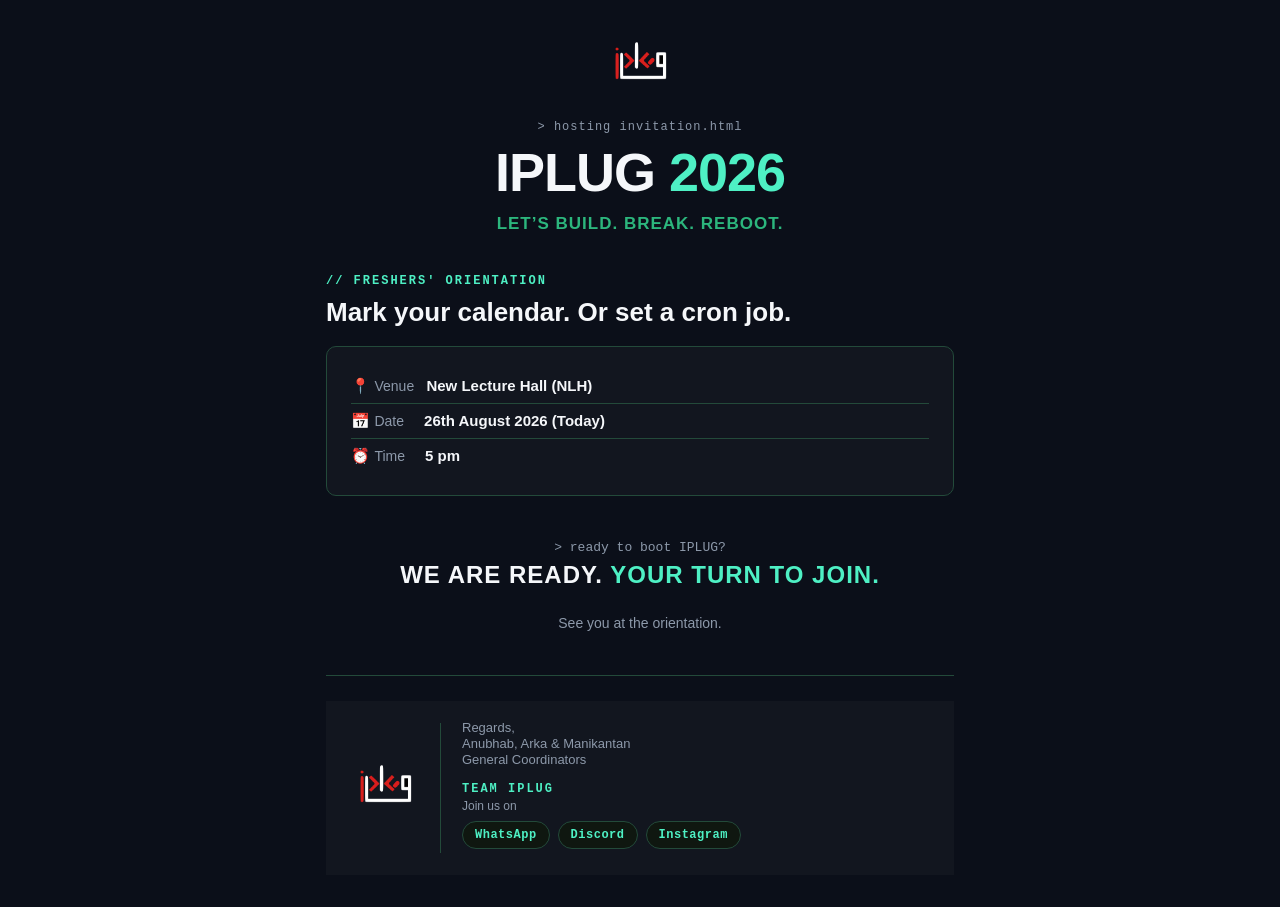
<file: reminder.html>
<!DOCTYPE html>
<html lang="en" xmlns="http://www.w3.org/1999/xhtml" xmlns:v="urn:schemas-microsoft-com:vml" xmlns:o="urn:schemas-microsoft-com:office:office">
<head>
<meta charset="UTF-8">
<meta name="viewport" content="width=device-width, initial-scale=1.0">
<meta http-equiv="X-UA-Compatible" content="IE=edge">
<meta name="color-scheme" content="dark">
<meta name="supported-color-schemes" content="dark">
<title>IPLUG Orientation 2026</title>

<style>
  /* ============ RESET ============ */
  html, body { margin: 0 !important; padding: 0 !important; height: 100% !important; width: 100% !important; }
  * { -ms-text-size-adjust: 100%; -webkit-text-size-adjust: 100%; }
  table, td { mso-table-lspace: 0pt; mso-table-rspace: 0pt; }
  img { border: 0; height: auto; line-height: 100%; outline: none; text-decoration: none; -ms-interpolation-mode: bicubic; }
  a { text-decoration: none; }
  p { margin: 0; }

  /* ============ FONTS ============ */
  .font-mono { font-family: 'JetBrains Mono', 'Fira Code', 'SFMono-Regular', Consolas, Menlo, Monaco, 'Courier New', monospace; }
  .font-display { font-family: 'Space Grotesk', 'Poppins', 'Segoe UI', Helvetica, Arial, sans-serif; }
  .font-body { font-family: -apple-system, BlinkMacSystemFont, 'Segoe UI', Helvetica, Arial, sans-serif; }

  /* ============ BASE THEME: DARK (black / green) ============ */
  body, .bg-body { background-color: #0B0F19; }
  .email-shell { background-color: #0B0F19; }
  .email-panel { background-color: #12161F; }
  .email-soft  { background-color: #0F1710; }
  .email-border { border-color: #234A3A !important; }
  .email-text { color: #F5F7FA; }
  .email-body-text { color: #C7D0DC; }
  .email-muted { color: #8D99AA; }
  .accent-1 { color: #4EF0C4; }   /* primary accent */
  .accent-2 { color: #2CB67D; }   /* deep accent */
  .accent-1-bg { background-color: #4EF0C4; }
  .cta-fill { background-color: #12161F; box-shadow: inset 0 0 0 1px #4EF0C4; }
  .cta-text { color: #4EF0C4; }
  .chip { background-color: #0F1710; border: 1px solid #234A3A; color: #4EF0C4; }
  .traffic-red { background-color: #FF5F57; }
  .traffic-yellow { background-color: #FEBC2E; }
  .traffic-green { background-color: #28C840; }

  /* ============ LOGO (dark variant only) ============ */
  .logo-light-img { display: none; mso-hide: all; }
  .logo-dark-img  { display: inline-block; }

  /* ============ RESPONSIVE (mobile) ============ */
  @media only screen and (max-width: 620px) {
    .wrap { width: 100% !important; }
    .fluid { width: 100% !important; max-width: 100% !important; height: auto !important; }
    .stack { display: block !important; width: 100% !important; }
    .pad-mobile { padding-left: 20px !important; padding-right: 20px !important; }
    .hero-title { font-size: 38px !important; line-height: 42px !important; }
    .h2-title { font-size: 21px !important; }
    .terminal-pad { padding: 18px !important; }
    .stack-pad { padding: 0 0 14px 0 !important; }
    .divider-v { display: none !important; }
    .sign-text { text-align: center !important; }
    .chip-row { justify-content: center !important; }
  }
</style>
</head>
<body class="bg-body font-body email-shell" style="margin:0; padding:0; width:100%;">
<!-- Preheader (hidden preview text) -->
<div style="display:none; max-height:0; overflow:hidden; mso-hide:all; font-size:1px; line-height:1px; opacity:0;">
&gt; Initializing IPLUG... loading curiosity... system ready. Let's build, break &amp; reboot together. Orientation details inside.
&nbsp;&zwnj;&nbsp;&zwnj;&nbsp;&zwnj;&nbsp;&zwnj;&nbsp;&zwnj;&nbsp;&zwnj;&nbsp;&zwnj;&nbsp;&zwnj;&nbsp;&zwnj;&nbsp;&zwnj;&nbsp;&zwnj;&nbsp;&zwnj;&nbsp;&zwnj;&nbsp;&zwnj;
</div>

<center style="width:100%;" class="bg-body email-shell">

<table role="presentation" cellpadding="0" cellspacing="0" border="0" width="100%" style="max-width:660px; margin:0 auto;" class="wrap email-shell">

  <!-- ============ LOGO ============ -->
  <tr>
    <td style="padding:28px 16px 0 16px; text-align:center;" class="pad-mobile email-shell">
      <!-- REPLACE the src/srcset below with your real hosted URLs -->
      <img src="[data-uri]"
           srcset="[data-uri] 1x, [data-uri] 2x"
           width="70" height="70" alt="IPLUG"
           class="logo-light-img"
           style="width:70px; height:70px; display:inline-block; border:0;">
      <img src="[data-uri]"
           srcset="[data-uri] 1x, [data-uri] 2x"
           width="70" height="70" alt="IPLUG"
           class="logo-dark-img"
           style="width:70px; height:70px; display:none; border:0;">
    </td>
  </tr>

  <!-- ============ 2. HERO: IPLUG 2026 ============ -->
  <tr>
    <td style="padding:18px 16px 0 16px; text-align:center;" class="pad-mobile email-shell">
      <p class="font-mono email-muted" style="font-size:12px; letter-spacing:1px; margin-bottom:10px;">&gt; hosting invitation.html</p>
      <h1 class="font-display hero-title email-text" style="font-size:54px; line-height:56px; font-weight:700; margin:0; letter-spacing:-1px;">
        IPLUG <span class="accent-1">2026</span>
      </h1>
      <p class="font-display accent-2" style="font-size:17px; letter-spacing:1px; font-weight:700; margin-top:14px; text-transform:uppercase;">
        Let&rsquo;s Build. Break. Reboot.
      </p>
    </td>
  </tr>

  <!-- ============ 5. ORIENTATION DETAILS ============ -->
  <tr>
    <td style="padding:40px 16px 0 16px;" class="pad-mobile email-shell">
      <p class="font-mono accent-1" style="font-size:12px; letter-spacing:2px; margin-bottom:8px; font-weight:700;">// FRESHERS' ORIENTATION</p>
      <h2 class="font-display h2-title email-text" style="font-size:26px; line-height:32px; font-weight:700; margin:0 0 18px 0;">
        Mark your calendar. Or set a cron job.
      </h2>

      <table role="presentation" cellpadding="0" cellspacing="0" border="0" width="100%" class="email-panel" style="border:1px solid #234A3A; border-radius:10px;">
        <tr>
          <td style="padding:22px 24px;">
            <table role="presentation" cellpadding="0" cellspacing="0" border="0" width="100%">
              <tr>
                <td class="email-border" style="padding:8px 0; border-bottom:1px solid;">
                  <span style="font-size:15px;">&#128205;</span>
                  <span class="font-body email-muted" style="font-size:14px;"> Venue&nbsp;&nbsp;</span>
                  <span class="font-display email-text" style="font-size:15px; font-weight:700;">New Lecture Hall (NLH)</span>
                </td>
              </tr>
              <tr>
                <td class="email-border" style="padding:8px 0; border-bottom:1px solid;">
                  <span style="font-size:15px;">&#128197;</span>
                  <span class="font-body email-muted" style="font-size:14px;"> Date&nbsp;&nbsp;&nbsp;&nbsp;</span>
                  <span class="font-display email-text" style="font-size:15px; font-weight:700;">26th August 2026 (Today)</span>
                </td>
              </tr>
              <tr>
                <td style="padding:8px 0;">
                  <span style="font-size:15px;">&#9200;</span>
                  <span class="font-body email-muted" style="font-size:14px;"> Time&nbsp;&nbsp;&nbsp;&nbsp;</span>
                  <span class="font-display email-text" style="font-size:15px; font-weight:700;">5 pm</span>
                </td>
              </tr>
            </table>
          </td>
        </tr>
      </table>
    </td>
  </tr>

  <!-- ============ 6. FINAL CTA ============ -->
  <tr>
    <td style="padding:44px 16px 0 16px; text-align:center;" class="pad-mobile email-shell">
      <p class="font-mono email-muted" style="font-size:13px; margin-bottom:6px;">&gt; ready to boot IPLUG?</p>
      <p class="font-display email-text" style="font-size:24px; font-weight:700; letter-spacing:1px; margin:0 0 24px 0;">WE ARE READY. <span class="accent-1">YOUR TURN TO JOIN.</span></p>

      <p class="font-body email-muted" style="font-size:14px; margin-top:26px;">See you at the orientation.</p>
    </td>
  </tr>

  <!-- ============ SIGN-OFF ============ -->
  <tr>
    <td style="padding:44px 16px 32px 16px;" class="pad-mobile email-shell">
      <table role="presentation" cellpadding="0" cellspacing="0" border="0" width="100%">
        <tr><td class="email-border" style="border-top:1px solid; font-size:1px; line-height:1px;">&nbsp;</td></tr>
      </table>
      <div style="margin-top:24px;">
      <table role="presentation" cellpadding="0" cellspacing="0" border="0" width="100%" class="email-panel">
        <tr>
          <td style="padding:22px 24px;">
            <table role="presentation" cellpadding="0" cellspacing="0" border="0" width="100%">
              <tr>

                <!-- ============ LOGO (left) ============ -->
                <td class="stack stack-pad" width="72" valign="middle" style="padding-right:18px;">
                  <!-- REPLACE the src/srcset below with your real hosted URLs -->
                  <img src="[data-uri]"
           srcset="[data-uri] 1x, [data-uri] 2x"
           width="70" height="70" alt="IPLUG"
           class="logo-light-img"
           style="width:70px; height:70px; display:inline-block; border:0;">
      <img src="[data-uri]"
           srcset="[data-uri] 1x, [data-uri] 2x"
           width="70" height="70" alt="IPLUG"
           class="logo-dark-img"
           style="width:70px; height:70px; display:none; border:0;">
                </td>

                <!-- ============ DIVIDER ============ -->
                <td class="divider-v" width="1" valign="middle" style="border-left:1px solid #234A3A; font-size:0; line-height:0;">&nbsp;</td>

                <!-- ============ SIGN-OFF TEXT (right) ============ -->
                <td class="stack sign-text" valign="middle" style="padding-left:20px;">
                  <p class="font-body email-muted" style="font-size:13px; line-height:10px; margin:0 0 6px 0;">Regards,</p>
                  <p class="font-body email-muted" style="font-size:13px; line-height:10px; margin:0 0 6px 0;">Anubhab, Arka & Manikantan</p>
                  <p class="font-body email-muted" style="font-size:13px; line-height:10px; margin:0 0 6px 0;">General Coordinators</p>

                  <p class="font-mono accent-1" style="font-size:12px; line-height:20px; letter-spacing:2px; font-weight:700; margin:14px 0 0 0;">TEAM IPLUG</p>

                  <p class="font-body email-muted" style="font-size:12px; margin:0 0 8px 0;">Join us on</p>

                  <!-- Chip row: WhatsApp | Discord | Instagram -->
                  <table role="presentation" cellpadding="0" cellspacing="0" border="0" class="chip-row" style="display:inline-table;">
                    <tr>
                      <td style="padding-right:8px;">
                        <a href="https://chat.whatsapp.com/I2ImK543pDI7ykujOS9GnT?s=sw&p=a&ilr=0" class="chip font-mono" style="display:inline-block; padding:6px 12px; border-radius:20px; font-size:12px; font-weight:700; letter-spacing:0.5px;">WhatsApp</a>
                      </td>
                      <td style="padding-right:8px;">
                        <a href="https://discord.gg/fD8JpNczs" class="chip font-mono" style="display:inline-block; padding:6px 12px; border-radius:20px; font-size:12px; font-weight:700; letter-spacing:0.5px;">Discord</a>
                      </td>
                      <td>
                        <a href="https://www.instagram.com/iplug_iiserpune?utm_source=ig_web_button_share_sheet&igsi=ZDNlZDc0MzIxNw==" class="chip font-mono" style="display:inline-block; padding:6px 12px; border-radius:20px; font-size:12px; font-weight:700; letter-spacing:0.5px;">Instagram</a>
                      </td>
                    </tr>
                  </table>
                </td>

              </tr>
            </table>
          </td>
        </tr>
      </table>
      </div>
    </td>
  </tr>

</table>
<!--[if mso]>
</td></tr></table>
<![endif]-->
</center>
</body>
</html>
</file>
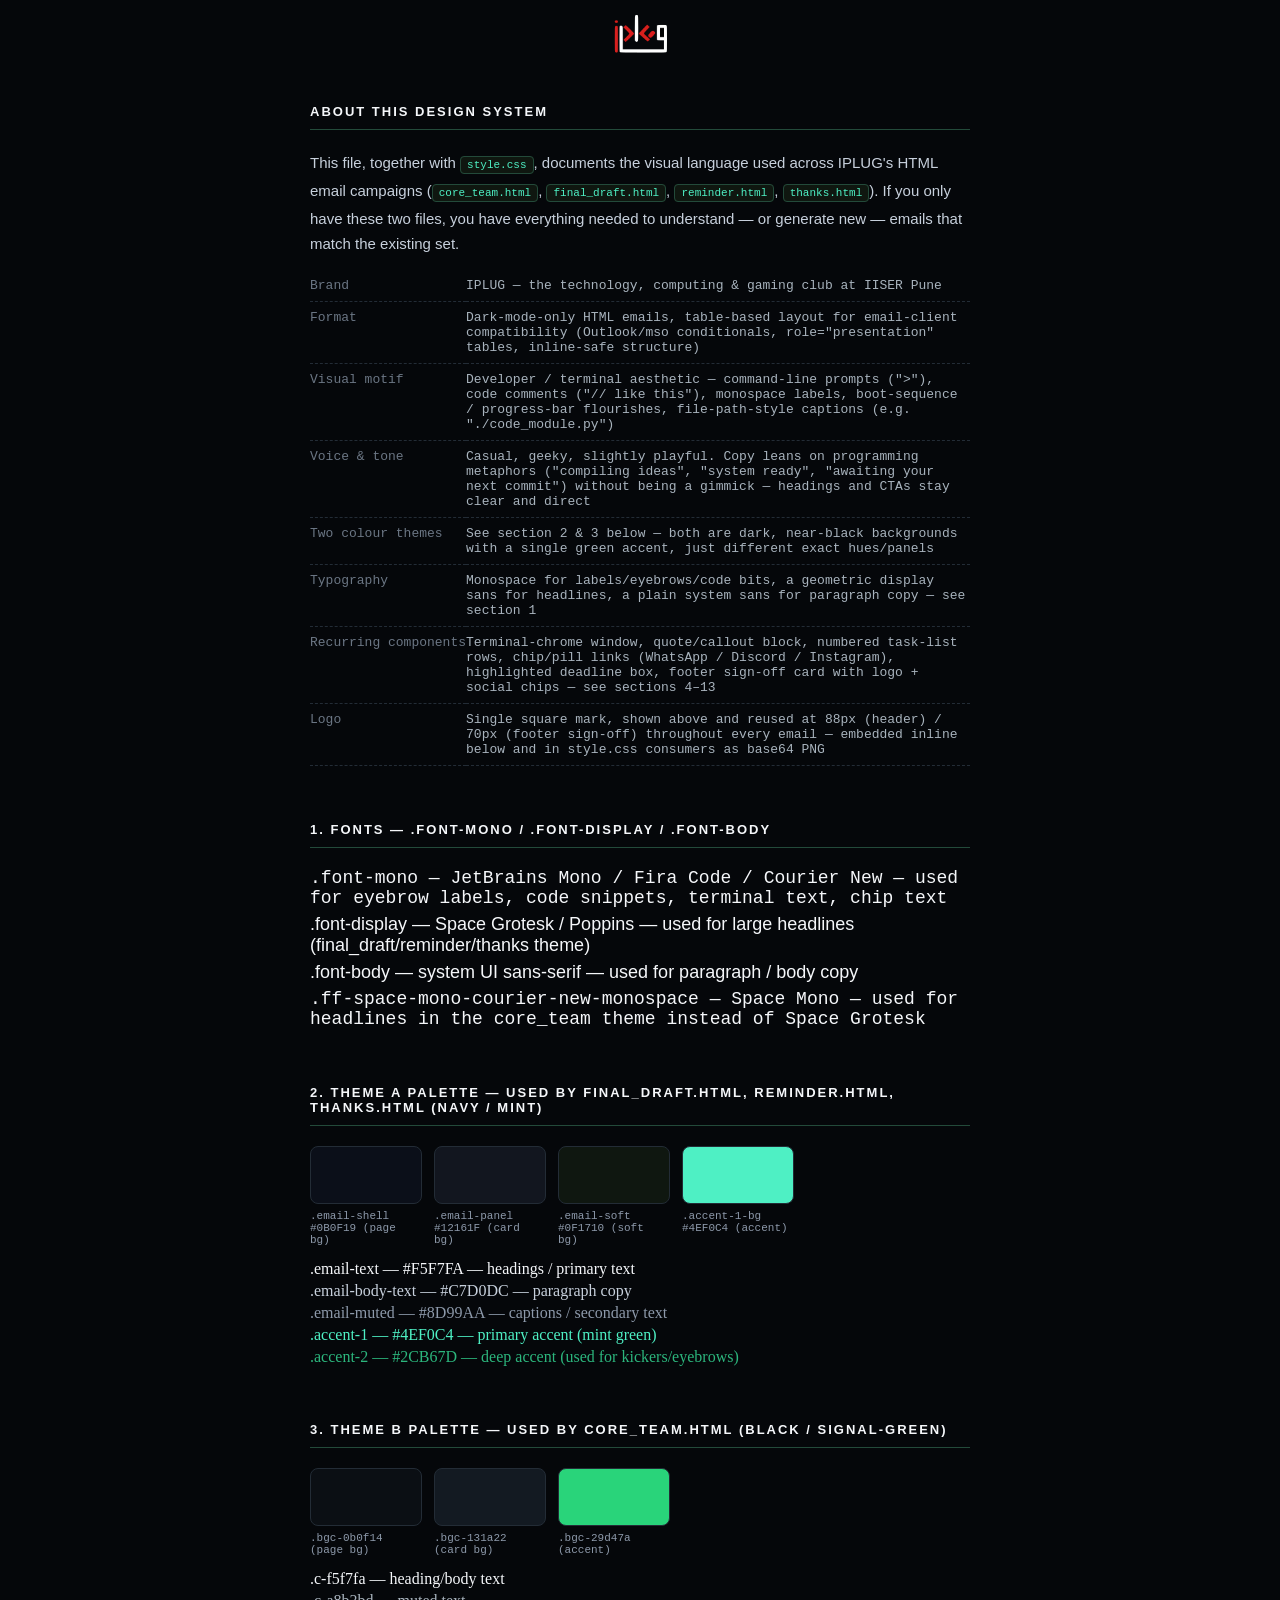
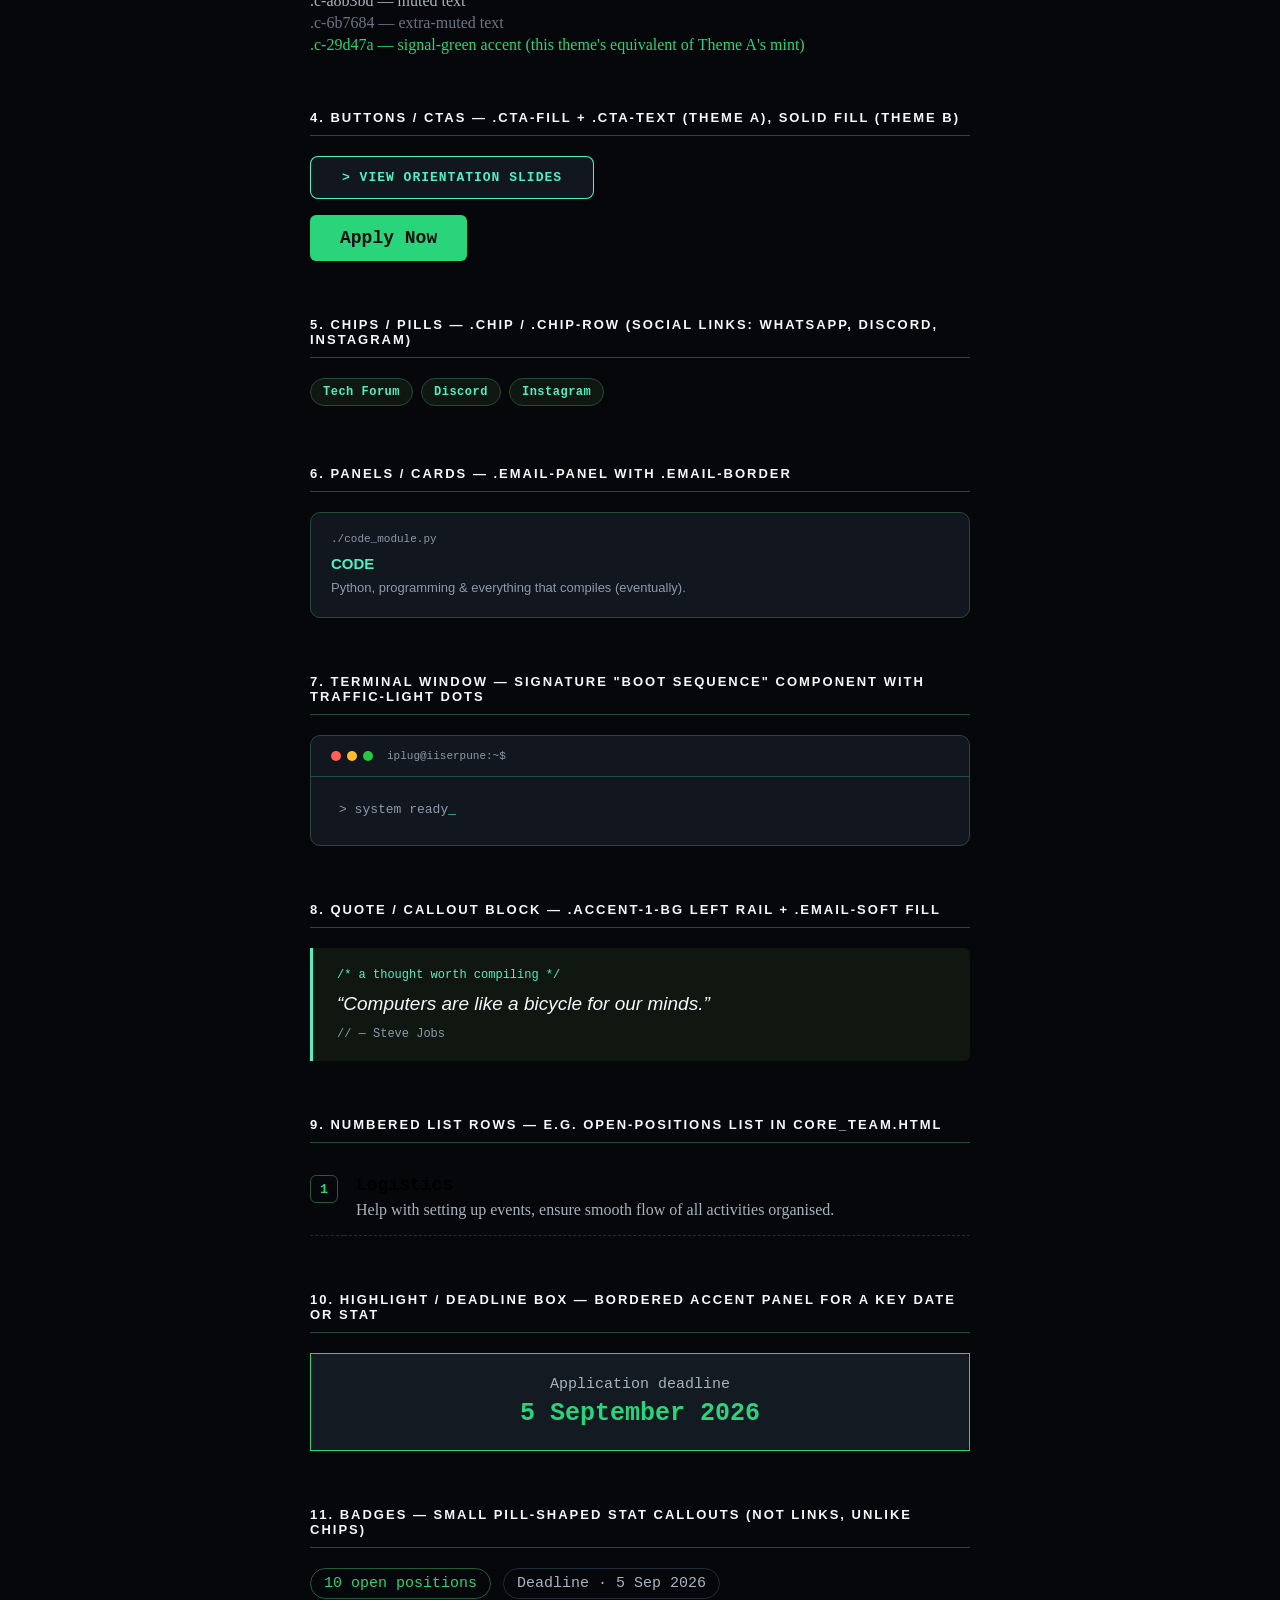
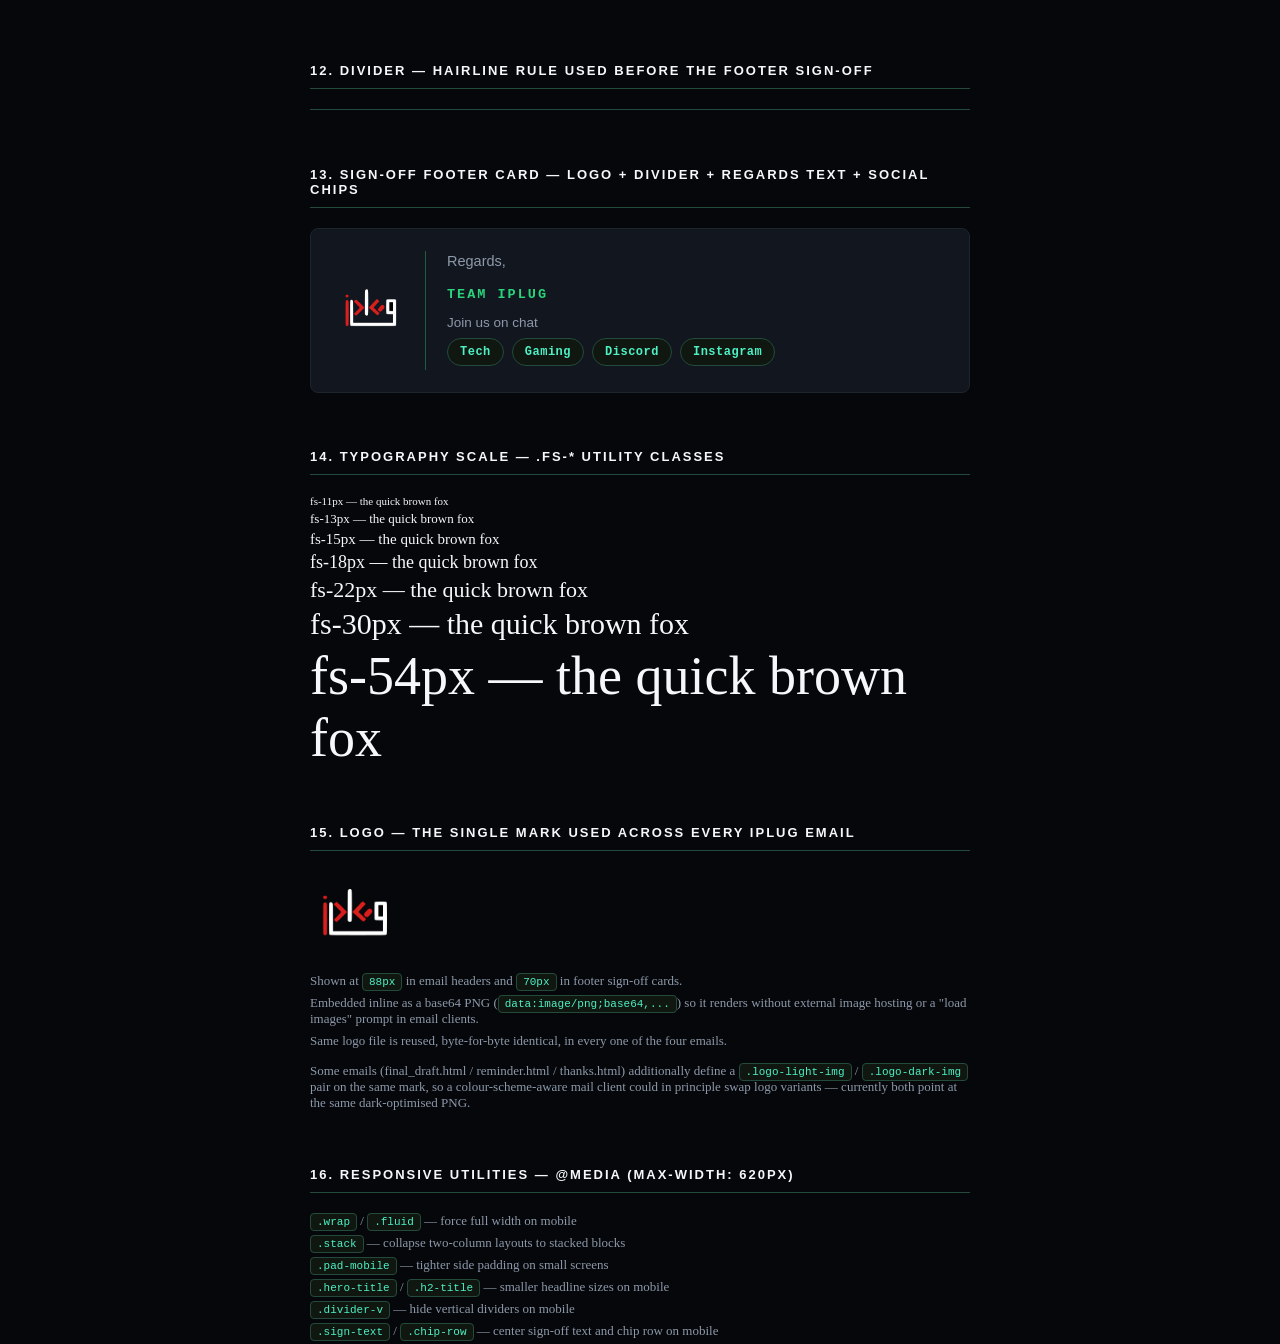
<file: sample.html>
<!DOCTYPE html>
<html lang="en">
<head>
<meta charset="UTF-8">
<meta name="viewport" content="width=device-width, initial-scale=1.0">
<title>IPLUG — Email Design System (style.css reference)</title>
<link href="style.css" rel="stylesheet">
<style>
  /* page-only chrome for this style-guide (not part of style.css) */
  body.guide { background:#05070a; padding:40px 16px; }
  .guide-section { max-width:660px; margin:0 auto 56px; }
  .guide-section h3 { font-family:'Space Grotesk','Poppins','Segoe UI',Helvetica,Arial,sans-serif; color:#f5f7fa; font-size:13px; text-transform:uppercase; letter-spacing:2px; border-bottom:1px solid #234A3A; padding-bottom:10px; margin:0 0 20px; }
  .guide-row { display:flex; flex-wrap:wrap; gap:14px; align-items:flex-start; margin-bottom:14px; }
  .swatch { width:110px; }
  .swatch-box { width:100%; height:56px; border-radius:8px; border:1px solid #232c36; }
  .swatch-label { font-family:'JetBrains Mono',monospace; font-size:11px; color:#8D99AA; margin-top:6px; }
  code.tag { font-family:'JetBrains Mono',monospace; font-size:11px; color:#4EF0C4; background:#0F1710; border:1px solid #234A3A; border-radius:4px; padding:2px 6px; }
  .lede { font-family:-apple-system,BlinkMacSystemFont,'Segoe UI',Helvetica,Arial,sans-serif; color:#C7D0DC; font-size:15px; line-height:25px; }
  .meta-table td { padding:8px 0; border-bottom:1px dashed #232c36; font-family:'JetBrains Mono',monospace; font-size:13px; color:#a8b3bd; vertical-align:top; }
  .meta-table td:first-child { color:#6b7684; width:150px; white-space:nowrap; }
</style>
</head>
<body class="guide">

<!-- ============================================================
     0. WHAT THIS FILE IS — read this first
     ============================================================ -->
<div class="guide-section">
  <div style="text-align:center; margin-bottom:28px;">
    <img src="[data-uri]" width="72" height="72" alt="IPLUG logo" style="display:inline-block; border-radius:12px;">
  </div>
  <h3>About this design system</h3>
  <p class="lede" style="margin-bottom:14px;">
    This file, together with <code class="tag">style.css</code>, documents the visual language used across
    IPLUG's HTML email campaigns (<code class="tag">core_team.html</code>, <code class="tag">final_draft.html</code>,
    <code class="tag">reminder.html</code>, <code class="tag">thanks.html</code>). If you only have these two files,
    you have everything needed to understand — or generate new — emails that match the existing set.
  </p>
  <table class="meta-table" width="100%" cellpadding="0" cellspacing="0">
    <tr><td>Brand</td><td>IPLUG — the technology, computing &amp; gaming club at IISER Pune</td></tr>
    <tr><td>Format</td><td>Dark-mode-only HTML emails, table-based layout for email-client compatibility (Outlook/mso conditionals, role="presentation" tables, inline-safe structure)</td></tr>
    <tr><td>Visual motif</td><td>Developer / terminal aesthetic — command-line prompts ("&gt;"), code comments ("// like this"), monospace labels, boot-sequence / progress-bar flourishes, file-path-style captions (e.g. "./code_module.py")</td></tr>
    <tr><td>Voice &amp; tone</td><td>Casual, geeky, slightly playful. Copy leans on programming metaphors ("compiling ideas", "system ready", "awaiting your next commit") without being a gimmick — headings and CTAs stay clear and direct</td></tr>
    <tr><td>Two colour themes</td><td>See section 2 &amp; 3 below — both are dark, near-black backgrounds with a single green accent, just different exact hues/panels</td></tr>
    <tr><td>Typography</td><td>Monospace for labels/eyebrows/code bits, a geometric display sans for headlines, a plain system sans for paragraph copy — see section 1</td></tr>
    <tr><td>Recurring components</td><td>Terminal-chrome window, quote/callout block, numbered task-list rows, chip/pill links (WhatsApp / Discord / Instagram), highlighted deadline box, footer sign-off card with logo + social chips — see sections 4–13</td></tr>
    <tr><td>Logo</td><td>Single square mark, shown above and reused at 88px (header) / 70px (footer sign-off) throughout every email — embedded inline below and in style.css consumers as base64 PNG</td></tr>
  </table>
</div>

<!-- ============================================================
     1. TYPOGRAPHY
     ============================================================ -->
<div class="guide-section">
  <h3>1. Fonts — .font-mono / .font-display / .font-body</h3>
  <p class="font-mono c-f5f7fa fs-18px" style="margin-bottom:6px;">.font-mono — JetBrains Mono / Fira Code / Courier New — used for eyebrow labels, code snippets, terminal text, chip text</p>
  <p class="font-display c-f5f7fa fs-18px" style="margin-bottom:6px;">.font-display — Space Grotesk / Poppins — used for large headlines (final_draft/reminder/thanks theme)</p>
  <p class="font-body c-f5f7fa fs-18px">.font-body — system UI sans-serif — used for paragraph / body copy</p>
  <p class="ff-space-mono-courier-new-monospace c-f5f7fa fs-18px" style="margin-top:6px;">.ff-space-mono-courier-new-monospace — Space Mono — used for headlines in the core_team theme instead of Space Grotesk</p>
</div>

<!-- ============================================================
     2 & 3. COLOUR THEMES
     ============================================================ -->
<div class="guide-section">
  <h3>2. Theme A palette — used by final_draft.html, reminder.html, thanks.html (navy / mint)</h3>
  <div class="guide-row">
    <div class="swatch"><div class="swatch-box email-shell"></div><div class="swatch-label">.email-shell #0B0F19 (page bg)</div></div>
    <div class="swatch"><div class="swatch-box email-panel"></div><div class="swatch-label">.email-panel #12161F (card bg)</div></div>
    <div class="swatch"><div class="swatch-box email-soft"></div><div class="swatch-label">.email-soft #0F1710 (soft bg)</div></div>
    <div class="swatch"><div class="swatch-box accent-1-bg"></div><div class="swatch-label">.accent-1-bg #4EF0C4 (accent)</div></div>
  </div>
  <p class="email-text fs-16px" style="margin-bottom:4px;">.email-text — #F5F7FA — headings / primary text</p>
  <p class="email-body-text fs-16px" style="margin-bottom:4px;">.email-body-text — #C7D0DC — paragraph copy</p>
  <p class="email-muted fs-16px" style="margin-bottom:4px;">.email-muted — #8D99AA — captions / secondary text</p>
  <p class="accent-1 fs-16px" style="margin-bottom:4px;">.accent-1 — #4EF0C4 — primary accent (mint green)</p>
  <p class="accent-2 fs-16px">.accent-2 — #2CB67D — deep accent (used for kickers/eyebrows)</p>
</div>

<div class="guide-section">
  <h3>3. Theme B palette — used by core_team.html (black / signal-green)</h3>
  <div class="guide-row">
    <div class="swatch"><div class="swatch-box bgc-0b0f14" style="border-color:#232c36;"></div><div class="swatch-label">.bgc-0b0f14 (page bg)</div></div>
    <div class="swatch"><div class="swatch-box bgc-131a22"></div><div class="swatch-label">.bgc-131a22 (card bg)</div></div>
    <div class="swatch"><div class="swatch-box bgc-29d47a"></div><div class="swatch-label">.bgc-29d47a (accent)</div></div>
  </div>
  <p class="c-f5f7fa fs-16px" style="margin-bottom:4px;">.c-f5f7fa — heading/body text</p>
  <p class="c-a8b3bd fs-16px" style="margin-bottom:4px;">.c-a8b3bd — muted text</p>
  <p class="c-6b7684 fs-16px" style="margin-bottom:4px;">.c-6b7684 — extra-muted text</p>
  <p class="c-29d47a fs-16px">.c-29d47a — signal-green accent (this theme's equivalent of Theme A's mint)</p>
</div>

<!-- ============================================================
     4. BUTTONS / CTAS
     ============================================================ -->
<div class="guide-section">
  <h3>4. Buttons / CTAs — .cta-fill + .cta-text (Theme A), solid fill (Theme B)</h3>
  <table role="presentation" cellpadding="0" cellspacing="0" style="margin-bottom:16px;">
    <tr><td class="cta-fill br-8px ta-center">
      <a href="#" class="font-mono cta-text d-inline-block pad-14px-32px fs-13px fw-700 ls-1px">&gt; VIEW ORIENTATION SLIDES</a>
    </td></tr>
  </table>
  <table role="presentation" cellpadding="0" cellspacing="0">
    <tr><td class="bgc-29d47a br-6px ta-center">
      <a href="#" class="ff-space-mono-courier-new-monospace fw-700 fs-18px c-0b0f14 d-inline-block pad-13px-30px">Apply Now</a>
    </td></tr>
  </table>
</div>

<!-- ============================================================
     5. CHIPS / SOCIAL PILLS
     ============================================================ -->
<div class="guide-section">
  <h3>5. Chips / pills — .chip / .chip-row (social links: WhatsApp, Discord, Instagram)</h3>
  <table role="presentation" cellpadding="0" cellspacing="0" class="chip-row" style="display:inline-table;">
    <tr>
      <td style="padding-right:8px;"><a href="#" class="chip font-mono d-inline-block pad-6px-12px br-20px fs-12px fw-700 ls-0-5px">Tech Forum</a></td>
      <td style="padding-right:8px;"><a href="#" class="chip font-mono d-inline-block pad-6px-12px br-20px fs-12px fw-700 ls-0-5px">Discord</a></td>
      <td><a href="#" class="chip font-mono d-inline-block pad-6px-12px br-20px fs-12px fw-700 ls-0-5px">Instagram</a></td>
    </tr>
  </table>
</div>

<!-- ============================================================
     6. PANELS / CARDS
     ============================================================ -->
<div class="guide-section">
  <h3>6. Panels / cards — .email-panel with .email-border</h3>
  <table role="presentation" cellpadding="0" cellspacing="0" width="100%" class="email-panel bd-1px-solid-234a3a br-10px">
    <tr><td class="pad-20px">
      <p class="font-mono email-muted fs-11px mb-10px">./code_module.py</p>
      <p class="font-display accent-1 fs-15px fw-700" style="margin-bottom:6px;">CODE</p>
      <p class="font-body email-muted fs-13px lh-19px">Python, programming &amp; everything that compiles (eventually).</p>
    </td></tr>
  </table>
</div>

<!-- ============================================================
     7. TERMINAL WINDOW
     ============================================================ -->
<div class="guide-section">
  <h3>7. Terminal window — signature "boot sequence" component with traffic-light dots</h3>
  <table role="presentation" cellpadding="0" cellspacing="0" width="100%" class="email-panel bd-1px-solid-234a3a br-10px">
    <tr><td class="email-border pad-14px-20px bdb-1px-solid">
      <table role="presentation" cellpadding="0" cellspacing="0"><tr>
        <td class="pr-6px"><div class="traffic-red w-10px h-10px" style="border-radius:50%;">&nbsp;</div></td>
        <td class="pr-6px"><div class="traffic-yellow w-10px h-10px" style="border-radius:50%;">&nbsp;</div></td>
        <td class="pr-14px"><div class="traffic-green w-10px h-10px" style="border-radius:50%;">&nbsp;</div></td>
        <td class="font-mono email-muted fs-11px">iplug@iiserpune:~$</td>
      </tr></table>
    </td></tr>
    <tr><td class="terminal-pad pad-22px-28px-24px-28px">
      <p class="font-mono email-muted fs-13px lh-22px">&gt; system ready<span class="accent-1">_</span></p>
    </td></tr>
  </table>
</div>

<!-- ============================================================
     8. QUOTE BLOCK
     ============================================================ -->
<div class="guide-section">
  <h3>8. Quote / callout block — .accent-1-bg left rail + .email-soft fill</h3>
  <table role="presentation" cellpadding="0" cellspacing="0" width="100%" class="email-soft br-6px">
    <tr>
      <td class="accent-1-bg w-3px fs-0 lh-0">&nbsp;</td>
      <td class="pad-20px-24px">
        <p class="font-mono accent-1 fs-12px mb-8px">/* a thought worth compiling */</p>
        <p class="font-display email-text fst-italic fs-19px lh-27px" style="margin:0;">&ldquo;Computers are like a bicycle for our minds.&rdquo;</p>
        <p class="font-mono email-muted fs-12px mt-10px">// &mdash; Steve Jobs</p>
      </td>
    </tr>
  </table>
</div>

<!-- ============================================================
     9. NUMBERED LIST ROWS
     ============================================================ -->
<div class="guide-section">
  <h3>9. Numbered list rows — e.g. open-positions list in core_team.html</h3>
  <table role="presentation" width="100%" cellpadding="0" cellspacing="0" class="bdcol-collapse">
    <tr>
      <td class="pad-12px-0 bdb-1px-dashed-232c36 va-top w-34px">
        <span class="d-inline-flex ai-center jc-center w-26px h-26px bd-1px-solid-235c3d br-6px ff-space-mono-courier-new-monospace fw-700 fs-13-5px c-29d47a">1</span>
      </td>
      <td class="pad-12px-0-12px-12px bdb-1px-dashed-232c36">
        <div class="ff-space-mono-courier-new-monospace fs-18px fw-700 mb-3px">Logistics</div>
        <div class="fs-16px c-a8b3bd lh-1-55">Help with setting up events, ensure smooth flow of all activities organised.</div>
      </td>
    </tr>
  </table>
</div>

<!-- ============================================================
     10. DEADLINE / HIGHLIGHT BOX
     ============================================================ -->
<div class="guide-section">
  <h3>10. Highlight / deadline box — bordered accent panel for a key date or stat</h3>
  <table role="presentation" width="100%" cellpadding="0" cellspacing="0" class="bdcol-collapse bgc-131a22 bd-1-5px-solid-29d47a br-8px">
    <tr><td class="pad-22px-26px ta-center">
      <div class="ff-space-mono-courier-new-monospace fs-15px c-a8b3bd mb-6px">Application deadline</div>
      <div class="ff-space-mono-courier-new-monospace fs-25px fw-700 c-29d47a">5 September 2026</div>
    </td></tr>
  </table>
</div>

<!-- ============================================================
     11. BADGES
     ============================================================ -->
<div class="guide-section">
  <h3>11. Badges — small pill-shaped stat callouts (not links, unlike chips)</h3>
  <span class="d-inline-block ff-space-mono-courier-new-monospace fs-15px pad-6px-13px bd-1px-solid-235c3d br-999px c-29d47a mr-8px mb-8px">10 open positions</span>
  <span class="d-inline-block ff-space-mono-courier-new-monospace fs-15px pad-6px-13px bd-1px-solid-232c36 br-999px c-a8b3bd mb-8px">Deadline · 5 Sep 2026</span>
</div>

<!-- ============================================================
     12. DIVIDER
     ============================================================ -->
<div class="guide-section">
  <h3>12. Divider — hairline rule used before the footer sign-off</h3>
  <table role="presentation" cellpadding="0" cellspacing="0" border="0" width="100%">
    <tr><td class="email-border bdt-1px-solid fs-1px lh-1px">&nbsp;</td></tr>
  </table>
</div>

<!-- ============================================================
     13. SIGN-OFF / FOOTER CARD (with embedded logo)
     ============================================================ -->
<div class="guide-section">
  <h3>13. Sign-off footer card — logo + divider + regards text + social chips</h3>
  <table role="presentation" cellpadding="0" cellspacing="0" border="0" width="100%" class="email-panel bd-1px-solid-1c242d br-8px">
    <tr><td class="pad-22px-24px">
      <table role="presentation" cellpadding="0" cellspacing="0" border="0" width="100%"><tr>
        <td width="72" valign="middle" class="pr-18px">
          <img src="[data-uri]" width="70" height="70" alt="IPLUG" style="display:block; border:0; border-radius:6px;">
        </td>
        <td width="1" valign="middle" class="bdl-1px-solid-235c3d fs-0 lh-0">&nbsp;</td>
        <td valign="middle" class="pl-20px">
          <p class="font-body email-muted fs-14-5px lh-20px" style="margin:0 0 4px 0;">Regards,</p>
          <p class="ff-space-mono-courier-new-monospace fs-13-5px lh-20px ls-2px fw-700 c-29d47a" style="margin:14px 0 0 0;">TEAM IPLUG</p>
          <p class="font-body email-muted fs-13-5px" style="margin:10px 0 8px 0;">Join us on chat</p>
          <table role="presentation" cellpadding="0" cellspacing="0" border="0" class="chip-row" style="display:inline-table;">
            <tr>
              <td style="padding-right:8px;"><a href="#" class="chip font-mono d-inline-block pad-6px-12px br-20px fs-12px fw-700 ls-0-5px">Tech</a></td>
              <td style="padding-right:8px;"><a href="#" class="chip font-mono d-inline-block pad-6px-12px br-20px fs-12px fw-700 ls-0-5px">Gaming</a></td>
              <td style="padding-right:8px;"><a href="#" class="chip font-mono d-inline-block pad-6px-12px br-20px fs-12px fw-700 ls-0-5px">Discord</a></td>
              <td><a href="#" class="chip font-mono d-inline-block pad-6px-12px br-20px fs-12px fw-700 ls-0-5px">Instagram</a></td>
            </tr>
          </table>
        </td>
      </tr></table>
    </td></tr>
  </table>
</div>

<!-- ============================================================
     14. TYPE SCALE
     ============================================================ -->
<div class="guide-section">
  <h3>14. Typography scale — .fs-* utility classes</h3>
  <p class="c-f5f7fa fs-11px" style="margin-bottom:4px;">fs-11px — the quick brown fox</p>
  <p class="c-f5f7fa fs-13px" style="margin-bottom:4px;">fs-13px — the quick brown fox</p>
  <p class="c-f5f7fa fs-15px" style="margin-bottom:4px;">fs-15px — the quick brown fox</p>
  <p class="c-f5f7fa fs-18px" style="margin-bottom:4px;">fs-18px — the quick brown fox</p>
  <p class="c-f5f7fa fs-22px" style="margin-bottom:4px;">fs-22px — the quick brown fox</p>
  <p class="c-f5f7fa fs-30px" style="margin-bottom:4px;">fs-30px — the quick brown fox</p>
  <p class="c-f5f7fa fs-54px">fs-54px — the quick brown fox</p>
</div>

<!-- ============================================================
     15. LOGO
     ============================================================ -->
<div class="guide-section">
  <h3>15. Logo — the single mark used across every IPLUG email</h3>
  <div class="guide-row" style="align-items:center;">
    <img src="[data-uri]" width="88" height="88" alt="IPLUG" style="border-radius:14px;">
    <div>
      <p class="email-muted fs-13px" style="margin-bottom:6px;">Shown at <code class="tag">88px</code> in email headers and <code class="tag">70px</code> in footer sign-off cards.</p>
      <p class="email-muted fs-13px" style="margin-bottom:6px;">Embedded inline as a base64 PNG (<code class="tag">data:image/png;base64,...</code>) so it renders without external image hosting or a "load images" prompt in email clients.</p>
      <p class="email-muted fs-13px">Same logo file is reused, byte-for-byte identical, in every one of the four emails.</p>
    </div>
  </div>
  <p class="email-muted fs-13px" style="margin-top:14px;">Some emails (final_draft.html / reminder.html / thanks.html) additionally define a <code class="tag">.logo-light-img</code> / <code class="tag">.logo-dark-img</code> pair on the same mark, so a colour-scheme-aware mail client could in principle swap logo variants — currently both point at the same dark-optimised PNG.</p>
</div>

<!-- ============================================================
     16. RESPONSIVE UTILITIES
     ============================================================ -->
<div class="guide-section">
  <h3>16. Responsive utilities — @media (max-width: 620px)</h3>
  <p class="email-muted fs-13px" style="margin-bottom:6px;"><code class="tag">.wrap</code> / <code class="tag">.fluid</code> — force full width on mobile</p>
  <p class="email-muted fs-13px" style="margin-bottom:6px;"><code class="tag">.stack</code> — collapse two-column layouts to stacked blocks</p>
  <p class="email-muted fs-13px" style="margin-bottom:6px;"><code class="tag">.pad-mobile</code> — tighter side padding on small screens</p>
  <p class="email-muted fs-13px" style="margin-bottom:6px;"><code class="tag">.hero-title</code> / <code class="tag">.h2-title</code> — smaller headline sizes on mobile</p>
  <p class="email-muted fs-13px" style="margin-bottom:6px;"><code class="tag">.divider-v</code> — hide vertical dividers on mobile</p>
  <p class="email-muted fs-13px"><code class="tag">.sign-text</code> / <code class="tag">.chip-row</code> — center sign-off text and chip row on mobile</p>
</div>

</body>
</html>
</file>
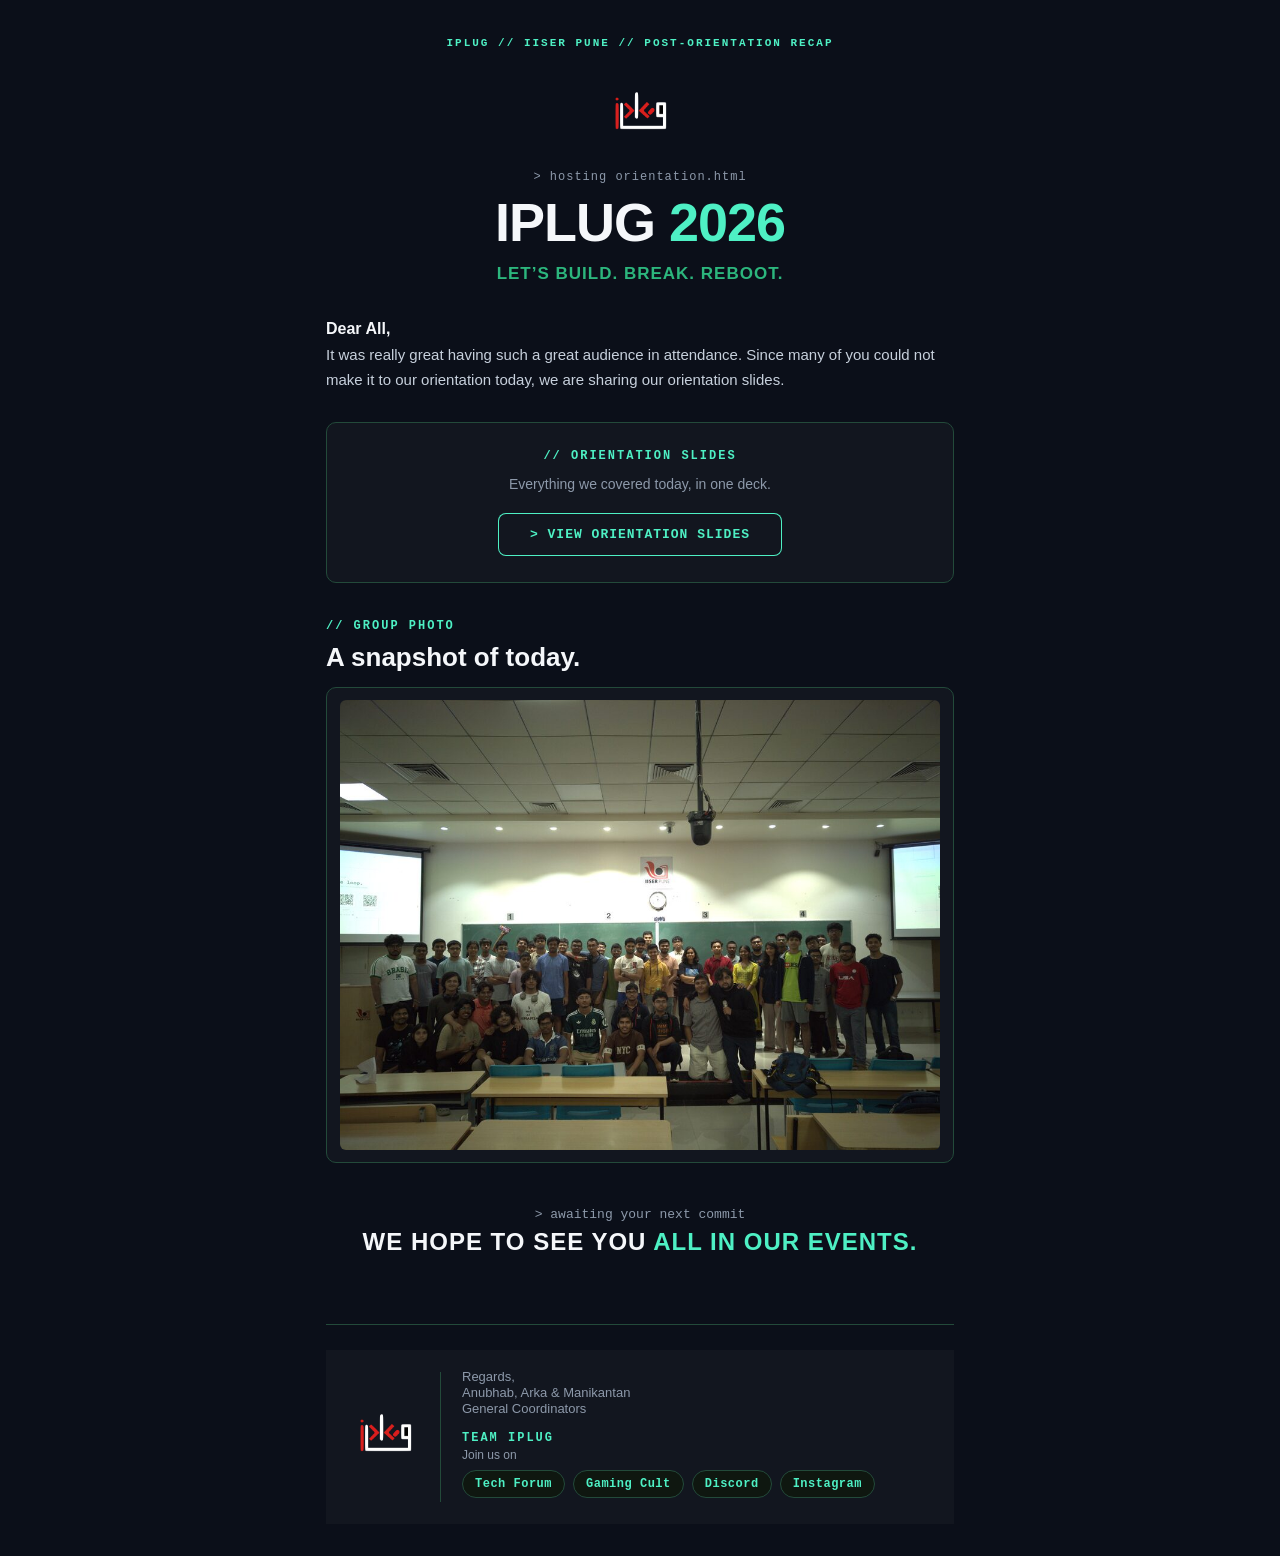
<file: thanks.html>
<!DOCTYPE html>

<html lang="en" xmlns="http://www.w3.org/1999/xhtml" xmlns:o="urn:schemas-microsoft-com:office:office" xmlns:v="urn:schemas-microsoft-com:vml">
<head>
<meta charset="utf-8"/>
<meta content="width=device-width, initial-scale=1.0" name="viewport"/>
<meta content="IE=edge" http-equiv="X-UA-Compatible"/>
<meta content="dark" name="color-scheme"/>
<meta content="dark" name="supported-color-schemes"/>
<title>IPLUG Orientation 2026 — Thank You</title>

<link href="style.css" rel="stylesheet"/></head>
<body class="bg-body font-body email-shell mar-0 pad-0 w-100">
<!-- Preheader (hidden preview text) -->
<div class="d-none mh-0 ov-hidden msoh-all fs-1px lh-1px op-0">
&gt; Thank you for an amazing turnout. Orientation slides + photos inside. Let's build, break &amp; reboot together.
 ‌ ‌ ‌ ‌ ‌ ‌ ‌ ‌ ‌ ‌ ‌ ‌ ‌ ‌
</div>
<center class="bg-body email-shell w-100">
<table border="0" cellpadding="0" cellspacing="0" class="wrap email-shell mw-660px mar-0-auto" role="presentation" width="100%">
<!-- ============ TOP SPACER ============ -->
<tr>
<td class="pad-mobile email-shell pad-32px-0-0-0 ta-center">
<span class="font-mono accent-1 fs-11px ls-2px fw-700">IPLUG // IISER PUNE // POST-ORIENTATION RECAP</span>
</td>
</tr>
<!-- ============ LOGO ============ -->
<tr>
<td class="pad-mobile email-shell pad-28px-16px-0-16px ta-center">
<!-- REPLACE the src/srcset below with your real hosted URLs -->
<img alt="IPLUG" class="logo-light-img w-70px h-70px d-inline-block bd-0" height="70" src="[data-uri]" srcset="[data-uri] 1x, [data-uri] 2x" width="70"/>
<img alt="IPLUG" class="logo-dark-img w-70px h-70px d-none bd-0" height="70" src="[data-uri]" srcset="[data-uri] 1x, [data-uri] 2x" width="70"/>
</td>
</tr>
<!-- ============ 2. HERO: IPLUG 2026 ============ -->
<tr>
<td class="pad-mobile email-shell pad-18px-16px-0-16px ta-center">
<p class="font-mono email-muted fs-12px ls-1px mb-10px">&gt; hosting orientation.html</p>
<h1 class="font-display hero-title email-text fs-54px lh-56px fw-700 mar-0 ls-1px-2">
        IPLUG <span class="accent-1">2026</span>
</h1>
<p class="font-display accent-2 fs-17px ls-1px fw-700 mt-14px tt-uppercase">
        Let’s Build. Break. Reboot.
      </p>
</td>
</tr>
<!-- ============ GREETING ============ -->
<tr>
<td class="pad-mobile email-shell pad-36px-16px-0-16px">
<p class="font-display email-text fs-16px fw-700 mar-0-0-4px-0">Dear All,</p>
<p class="font-body email-body-text fs-15px lh-25px mar-0">
        It was really great having such a great audience in attendance. Since many of you could not make it to our orientation today, we are sharing our orientation slides.
      </p>
</td>
</tr>
<!-- ============ 01 // SLIDES CTA ============ -->
<tr>
<td class="pad-mobile email-shell pad-30px-16px-0-16px ta-center">
<table border="0" cellpadding="0" cellspacing="0" class="email-panel bd-1px-solid-234a3a br-10px" role="presentation" width="100%">
<tr>
<td class="pad-26px-24px ta-center">
<p class="font-mono accent-1 fs-12px ls-2px mb-10px fw-700">// ORIENTATION SLIDES</p>
<p class="font-body email-muted fs-14px lh-22px mar-0-0-18px-0">
              Everything we covered today, in one deck.
            </p>
<table border="0" cellpadding="0" cellspacing="0" class="mar-0-auto" role="presentation">
<tr>
<td class="cta-fill br-8px ta-center">
<a class="font-mono cta-text d-inline-block pad-14px-32px fs-13px fw-700 ls-1px" href="https://jonubhab.github.io/IPLUG/">
                    &gt; VIEW ORIENTATION SLIDES
                  </a>
</td>
</tr>
</table>
</td>
</tr>
</table>
</td>
</tr>
<!-- ============ 02 // GROUP PHOTO ============ -->
<tr>
<td class="pad-mobile email-shell pad-36px-16px-0-16px">
<p class="font-mono accent-1 fs-12px ls-2px mb-8px fw-700">// GROUP PHOTO</p>
<h2 class="font-display h2-title email-text fs-26px lh-32px fw-700 mar-0-0-14px-0">
        A snapshot of today.
      </h2>
<!-- Group photo embedded inline as base64 JPEG for cross-client rendering; original .dng can still be attached to the email for full resolution -->
<table border="0" cellpadding="0" cellspacing="0" class="email-panel bd-1px-solid-234a3a br-10px" role="presentation" width="100%">
<tr>
<td class="pad-12px ta-center">
<img alt="IPLUG Orientation 2026 group photo" class="fluid w-100 mw-600px h-auto br-6px d-block mar-0-auto bd-0" src="[data-uri]" width="600"/>
</td>
</tr>
</table>
</td>
</tr>
<!-- ============ 6. FINAL CTA ============ -->
<tr>
<td class="pad-mobile email-shell pad-44px-16px-0-16px ta-center">
<p class="font-mono email-muted fs-13px mb-6px">&gt; awaiting your next commit</p>
<p class="font-display email-text fs-24px fw-700 ls-1px mar-0-0-24px-0">WE HOPE TO SEE YOU <span class="accent-1">ALL IN OUR EVENTS.</span></p>
</td>
</tr>
<!-- ============ SIGN-OFF ============ -->
<tr>
<td class="pad-mobile email-shell pad-44px-16px-32px-16px">
<table border="0" cellpadding="0" cellspacing="0" role="presentation" width="100%">
<tr><td class="email-border bdt-1px-solid fs-1px lh-1px"> </td></tr>
</table>
<div class="mt-24px">
<table border="0" cellpadding="0" cellspacing="0" class="email-panel" role="presentation" width="100%">
<tr>
<td class="pad-22px-24px">
<table border="0" cellpadding="0" cellspacing="0" role="presentation" width="100%">
<tr>
<!-- ============ LOGO (left) ============ -->
<td class="stack stack-pad pr-18px" valign="middle" width="72">
<!-- REPLACE the src/srcset below with your real hosted URLs -->
<img alt="IPLUG" class="logo-light-img w-70px h-70px d-inline-block bd-0" height="70" src="[data-uri]" srcset="[data-uri] 1x, [data-uri] 2x" width="70"/>
<img alt="IPLUG" class="logo-dark-img w-70px h-70px d-none bd-0" height="70" src="[data-uri]" srcset="[data-uri] 1x, [data-uri] 2x" width="70"/>
</td>
<!-- ============ DIVIDER ============ -->
<td class="divider-v bdl-1px-solid-234a3a fs-0 lh-0" valign="middle" width="1"> </td>
<!-- ============ SIGN-OFF TEXT (right) ============ -->
<td class="stack sign-text pl-20px" valign="middle">
<p class="font-body email-muted fs-13px lh-10px mar-0-0-6px-0">Regards,</p>
<p class="font-body email-muted fs-13px lh-10px mar-0-0-6px-0">Anubhab, Arka &amp; Manikantan</p>
<p class="font-body email-muted fs-13px lh-10px mar-0-0-6px-0">General Coordinators</p>
<p class="font-mono accent-1 fs-12px lh-20px ls-2px fw-700 mar-14px-0-0-0">TEAM IPLUG</p>
<p class="font-body email-muted fs-12px mar-0-0-8px-0">Join us on</p>
<!-- Chip row: WhatsApp | Discord | Instagram -->
<table border="0" cellpadding="0" cellspacing="0" class="chip-row d-inline-table" role="presentation">
<tr>
<td class="pr-8px">
<a class="chip font-mono d-inline-block pad-6px-12px br-20px fs-12px fw-700 ls-0-5px" href="https://chat.whatsapp.com/I2ImK543pDI7ykujOS9GnT?s=sw&amp;p=a&amp;ilr=0">Tech Forum</a>
</td>
<td class="pr-8px">
<a class="chip font-mono d-inline-block pad-6px-12px br-20px fs-12px fw-700 ls-0-5px" href="https://chat.whatsapp.com/LGgLjkltHbm4NRtzE9T1CD?s=qt&amp;p=a&amp;ilr=1=">Gaming Cult</a>
</td>
<td class="pr-8px">
<a class="chip font-mono d-inline-block pad-6px-12px br-20px fs-12px fw-700 ls-0-5px" href="https://discord.gg/fD8JpNczs">Discord</a>
</td>
<td>
<a class="chip font-mono d-inline-block pad-6px-12px br-20px fs-12px fw-700 ls-0-5px" href="https://www.instagram.com/iplug_iiserpune?utm_source=ig_web_button_share_sheet&amp;igsi=ZDNlZDc0MzIxNw==">Instagram</a>
</td>
</tr>
</table>
</td>
</tr>
</table>
</td>
</tr>
</table>
</div>
</td>
</tr>
</table>
<!--[if mso]>
</td></tr></table>
<![endif]-->
</center>
</body>
</html>
</file>
<file: style.css>
/* ==========================================================================
   IPLUG Email Templates — Shared Stylesheet
   Used by: core_team.html, final_draft.html, reminder.html, thanks.html
   ========================================================================== */

/* ============ RESET ============ */
html, body { margin: 0 !important; padding: 0 !important; height: 100% !important; width: 100% !important; }
html { -webkit-text-size-adjust: 100%; -ms-text-size-adjust: 100%; text-size-adjust: 100%; }
* { -ms-text-size-adjust: 100%; -webkit-text-size-adjust: 100%; }
body, table, td, div, p, a, span, h1, h2 {
  -webkit-text-size-adjust: 100% !important;
  -ms-text-size-adjust: 100% !important;
  text-size-adjust: 100% !important;
}
body { -webkit-font-smoothing: antialiased; }
table, td { mso-table-lspace: 0pt; mso-table-rspace: 0pt; }
img { border: 0; height: auto; line-height: 100%; outline: none; text-decoration: none; -ms-interpolation-mode: bicubic; }
a { text-decoration: none; }
p { margin: 0; }

/* ============ FONTS ============ */
.font-mono { font-family: 'JetBrains Mono', 'Fira Code', 'SFMono-Regular', Consolas, Menlo, Monaco, 'Courier New', monospace; }
.font-display { font-family: 'Space Grotesk', 'Poppins', 'Segoe UI', Helvetica, Arial, sans-serif; }
.font-body { font-family: -apple-system, BlinkMacSystemFont, 'Segoe UI', Helvetica, Arial, sans-serif; }

/* ============ THEME A — used by final_draft / reminder / thanks (navy / mint) ============ */
body, .bg-body { background-color: #0B0F19; }
.email-shell { background-color: #0B0F19; }
.email-panel { background-color: #12161F; }
.email-soft  { background-color: #0F1710; }
.email-border { border-color: #234A3A !important; }
.email-text { color: #F5F7FA; }
.email-body-text { color: #C7D0DC; }
.email-muted { color: #8D99AA; }
.accent-1 { color: #4EF0C4; }   /* primary accent */
.accent-2 { color: #2CB67D; }   /* deep accent */
.accent-1-bg { background-color: #4EF0C4; }
.cta-fill { background-color: #12161F; box-shadow: inset 0 0 0 1px #4EF0C4; }
.cta-text { color: #4EF0C4; }
.chip { background-color: #0F1710; border: 1px solid #234A3A; color: #4EF0C4; }
.traffic-red { background-color: #FF5F57; }
.traffic-yellow { background-color: #FEBC2E; }
.traffic-green { background-color: #28C840; }

/* ============ LOGO (dark variant only) ============ */
.logo-light-img { display: none; mso-hide: all; }
.logo-dark-img  { display: inline-block; }

/* ============ THEME B — used by core_team (black / signal-green) ============ */
/* This template uses its own literal colors inline-turned-utility classes below
   (c-0b0f14, bg-0b0f14, c-29d47a, etc.) rather than the named THEME A classes. */

/* ============ RESPONSIVE (mobile) ============ */
@media only screen and (max-width: 620px) {
  .wrap { width: 100% !important; }
  .fluid { width: 100% !important; max-width: 100% !important; height: auto !important; }
  .stack { display: block !important; width: 100% !important; }
  .pad-mobile { padding-left: 20px !important; padding-right: 20px !important; }
  .hero-title { font-size: 38px !important; line-height: 42px !important; }
  .h2-title { font-size: 21px !important; }
  .terminal-pad { padding: 18px !important; }
  .stack-pad { padding: 0 0 14px 0 !important; }
  .divider-v { display: none !important; }
  .sign-text { text-align: center !important; }
  .chip-row { justify-content: center !important; }
}

/* ==========================================================================
   UTILITY CLASSES
   Auto-derived, one class per unique inline-style declaration found in the
   original templates. Named <property-abbrev>-<value-slug>, e.g. fs-18 means
   font-size:18px, pad-12-0 means padding:12px 0, c-29d47a means color:#29d47a.
   ========================================================================== */

/* -ms-text-size-adjust */
.mstextsizeadjust-100 { -ms-text-size-adjust: 100%; }

/* -webkit-text-size-adjust */
.webkittextsizeadjust-100 { -webkit-text-size-adjust: 100%; }

/* align-items */
.ai-center { align-items: center; }

/* background */
.bgc-0b0f14 { background: #0b0f14; }
.bgc-131a22 { background: #131a22; }
.bgc-29d47a { background: #29d47a; }

/* background-color */
.bg-28c840 { background-color: #28C840; }
.bg-febc2e { background-color: #FEBC2E; }
.bg-ff5f57 { background-color: #FF5F57; }

/* border */
.bd-0 { border: 0; }
.bd-1-5px-solid-29d47a { border: 1.5px solid #29d47a; }
.bd-1px-solid-1c242d { border: 1px solid #1c242d; }
.bd-1px-solid-232c36 { border: 1px solid #232c36; }
.bd-1px-solid-234a3a { border: 1px solid #234A3A; }
.bd-1px-solid-235c3d { border: 1px solid #235c3d; }

/* border-bottom */
.bdb-1px-dashed-232c36 { border-bottom: 1px dashed #232c36; }
.bdb-1px-solid { border-bottom: 1px solid; }

/* border-collapse */
.bdcol-collapse { border-collapse: collapse; }

/* border-left */
.bdl-1px-solid-234a3a { border-left: 1px solid #234A3A; }
.bdl-1px-solid-235c3d { border-left: 1px solid #235c3d; }

/* border-radius */
.br-10px { border-radius: 10px; }
.br-20px { border-radius: 20px; }
.br-50 { border-radius: 50%; }
.br-6px { border-radius: 6px; }
.br-8px { border-radius: 8px; }
.br-999px { border-radius: 999px; }

/* border-top */
.bdt-1px-solid { border-top: 1px solid; }
.bdt-1px-solid-1c242d { border-top: 1px solid #1c242d; }

/* color */
.c-0b0f14 { color: #0b0f14; }
.c-29d47a { color: #29d47a; }
.c-6b7684 { color: #6b7684; }
.c-a8b3bd { color: #a8b3bd; }
.c-f5f7fa { color: #f5f7fa; }

/* display */
.d-block { display: block; }
.d-inline-block { display: inline-block; }
.d-inline-flex { display: inline-flex; }
.d-inline-table { display: inline-table; }
.d-none { display: none; }

/* font-family */
.ff-inter-system-ui-sans-serif { font-family: 'Inter', system-ui, sans-serif; }
.ff-inter-system-ui-sans-serif-2 { font-family: 'Inter',system-ui,sans-serif; }
.ff-space-mono-courier-new-monospace { font-family: 'Space Mono','Courier New',monospace; }

/* font-size */
.fs-0 { font-size: 0; }
.fs-11px { font-size: 11px; }
.fs-12px { font-size: 12px; }
.fs-13-5px { font-size: 13.5px; }
.fs-13px { font-size: 13px; }
.fs-14-5px { font-size: 14.5px; }
.fs-14px { font-size: 14px; }
.fs-15px { font-size: 15px; }
.fs-16px { font-size: 16px; }
.fs-17px { font-size: 17px; }
.fs-18px { font-size: 18px; }
.fs-19px { font-size: 19px; }
.fs-1px { font-size: 1px; }
.fs-20px { font-size: 20px; }
.fs-22px { font-size: 22px; }
.fs-24px { font-size: 24px; }
.fs-25px { font-size: 25px; }
.fs-26px { font-size: 26px; }
.fs-30px { font-size: 30px; }
.fs-54px { font-size: 54px; }

/* font-style */
.fst-italic { font-style: italic; }

/* font-weight */
.fw-700 { font-weight: 700; }

/* height */
.h-10px { height: 10px; }
.h-26px { height: 26px; }
.h-3px { height: 3px; }
.h-70px { height: 70px; }
.h-88px { height: 88px; }
.h-auto { height: auto; }

/* justify-content */
.jc-center { justify-content: center; }

/* letter-spacing */
.ls-0-01em { letter-spacing: -0.01em; }
.ls-0-5px { letter-spacing: 0.5px; }
.ls-1px { letter-spacing: 1px; }
.ls-1px-2 { letter-spacing: -1px; }
.ls-2px { letter-spacing: 2px; }

/* line-height */
.lh-0 { line-height: 0; }
.lh-1-15 { line-height: 1.15; }
.lh-1-55 { line-height: 1.55; }
.lh-1-7 { line-height: 1.7; }
.lh-10px { line-height: 10px; }
.lh-19px { line-height: 19px; }
.lh-1px { line-height: 1px; }
.lh-20px { line-height: 20px; }
.lh-22px { line-height: 22px; }
.lh-25px { line-height: 25px; }
.lh-27px { line-height: 27px; }
.lh-32px { line-height: 32px; }
.lh-56px { line-height: 56px; }

/* margin */
.mar-0 { margin: 0; }
.mar-0-0-14px { margin: 0 0 14px; }
.mar-0-0-14px-0 { margin: 0 0 14px 0; }
.mar-0-0-16px { margin: 0 0 16px; }
.mar-0-0-18px-0 { margin: 0 0 18px 0; }
.mar-0-0-24px-0 { margin: 0 0 24px 0; }
.mar-0-0-4px { margin: 0 0 4px; }
.mar-0-0-4px-0 { margin: 0 0 4px 0; }
.mar-0-0-6px-0 { margin: 0 0 6px 0; }
.mar-0-0-8px-0 { margin: 0 0 8px 0; }
.mar-0-auto { margin: 0 auto; }
.mar-10px-0-8px-0 { margin: 10px 0 8px 0; }
.mar-14px-0-0 { margin: 14px 0 0; }
.mar-14px-0-0-0 { margin: 14px 0 0 0; }
.mar-6px-0-10px-0 { margin: 6px 0 10px 0; }

/* margin-bottom */
.mb-10px { margin-bottom: 10px; }
.mb-3px { margin-bottom: 3px; }
.mb-6px { margin-bottom: 6px; }
.mb-8px { margin-bottom: 8px; }

/* margin-right */
.mr-8px { margin-right: 8px; }

/* margin-top */
.mt-10px { margin-top: 10px; }
.mt-12px { margin-top: 12px; }
.mt-14px { margin-top: 14px; }
.mt-24px { margin-top: 24px; }
.mt-26px { margin-top: 26px; }
.mt-6px { margin-top: 6px; }

/* max-height */
.mh-0 { max-height: 0; }

/* max-width */
.mw-600px { max-width: 600px; }
.mw-640px { max-width: 640px; }
.mw-660px { max-width: 660px; }

/* mso-hide */
.msoh-all { mso-hide: all; }

/* opacity */
.op-0 { opacity: 0; }

/* overflow */
.ov-hidden { overflow: hidden; }

/* padding */
.pad-0 { padding: 0; }
.pad-0-0-0-8px { padding: 0 0 0 8px; }
.pad-0-0-16px-8px { padding: 0 0 16px 8px; }
.pad-0-8px-0-0 { padding: 0 8px 0 0; }
.pad-0-8px-16px-0 { padding: 0 8px 16px 0; }
.pad-0px-32px-8px { padding: 0px 32px 8px; }
.pad-12px { padding: 12px; }
.pad-12px-0 { padding: 12px 0; }
.pad-12px-0-12px-12px { padding: 12px 0 12px 12px; }
.pad-13px-30px { padding: 13px 30px; }
.pad-14px-20px { padding: 14px 20px; }
.pad-14px-32px { padding: 14px 32px; }
.pad-18px-16px-0-16px { padding: 18px 16px 0 16px; }
.pad-18px-32px-0 { padding: 18px 32px 0; }
.pad-20px { padding: 20px; }
.pad-20px-24px { padding: 20px 24px; }
.pad-22px-24px { padding: 22px 24px; }
.pad-22px-26px { padding: 22px 26px; }
.pad-22px-28px-24px-28px { padding: 22px 28px 24px 28px; }
.pad-22px-32px-0 { padding: 22px 32px 0; }
.pad-26px-24px { padding: 26px 24px; }
.pad-26px-32px-0 { padding: 26px 32px 0; }
.pad-26px-32px-4px { padding: 26px 32px 4px; }
.pad-28px-16px-0-16px { padding: 28px 16px 0 16px; }
.pad-30px-16px-0-16px { padding: 30px 16px 0 16px; }
.pad-30px-32px-0 { padding: 30px 32px 0; }
.pad-32px-0-0-0 { padding: 32px 0 0 0; }
.pad-32px-32px-0 { padding: 32px 32px 0; }
.pad-34px-32px-0 { padding: 34px 32px 0; }
.pad-36px-16px-0-16px { padding: 36px 16px 0 16px; }
.pad-38px-16px-0-16px { padding: 38px 16px 0 16px; }
.pad-40px-16px-0-16px { padding: 40px 16px 0 16px; }
.pad-44px-16px-0-16px { padding: 44px 16px 0 16px; }
.pad-44px-16px-32px-16px { padding: 44px 16px 32px 16px; }
.pad-6px-12px { padding: 6px 12px; }
.pad-6px-13px { padding: 6px 13px; }
.pad-8px-0 { padding: 8px 0; }

/* padding-bottom */
.pb-32px { padding-bottom: 32px; }

/* padding-left */
.pl-20px { padding-left: 20px; }

/* padding-right */
.pr-14px { padding-right: 14px; }
.pr-18px { padding-right: 18px; }
.pr-6px { padding-right: 6px; }
.pr-8px { padding-right: 8px; }

/* text-align */
.ta-center { text-align: center; }
.ta-left { text-align: left; }

/* text-decoration */
.tdc-none { text-decoration: none; }

/* text-size-adjust */
.textsizeadjust-100 { text-size-adjust: 100%; }

/* text-transform */
.tt-uppercase { text-transform: uppercase; }

/* vertical-align */
.va-top { vertical-align: top; }

/* white-space */
.ws-nowrap { white-space: nowrap; }

/* width */
.w-100 { width: 100%; }
.w-10px { width: 10px; }
.w-26px { width: 26px; }
.w-34px { width: 34px; }
.w-3px { width: 3px; }
.w-70px { width: 70px; }
.w-88px { width: 88px; }
</file>
